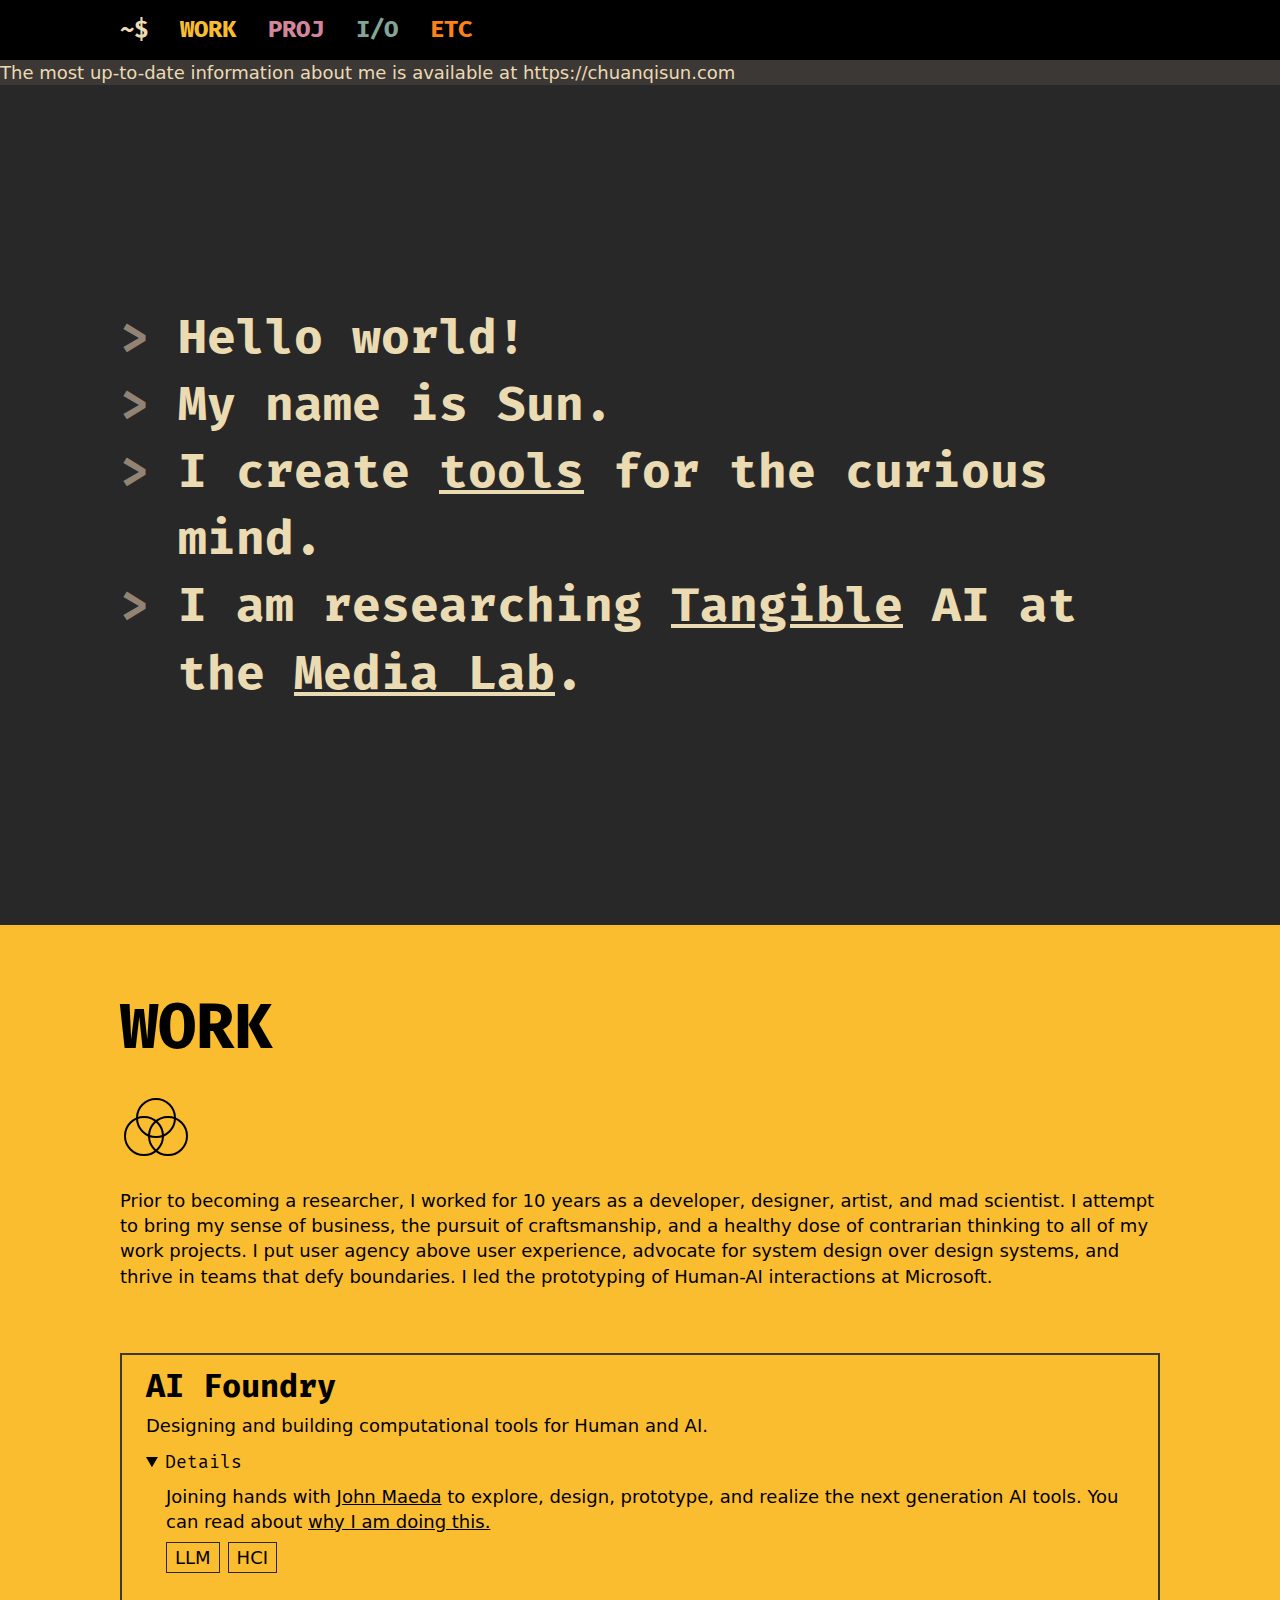
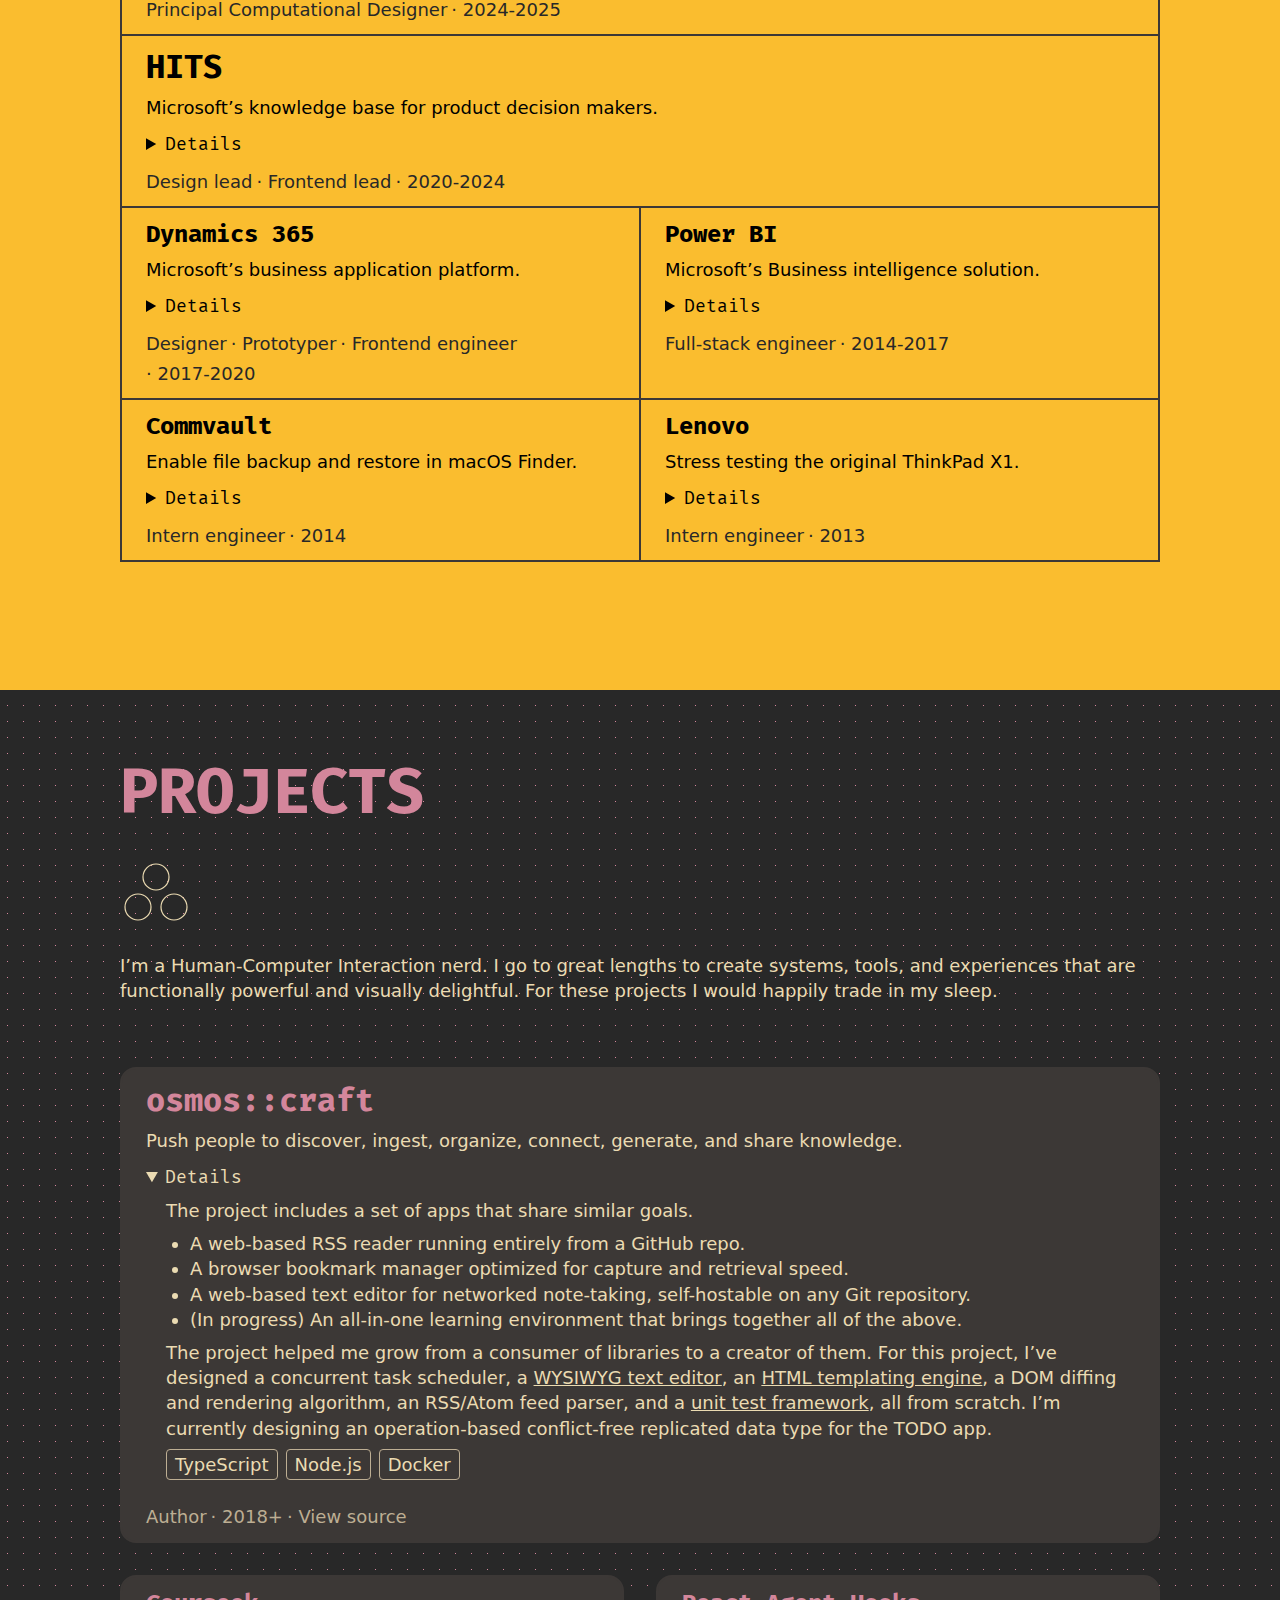
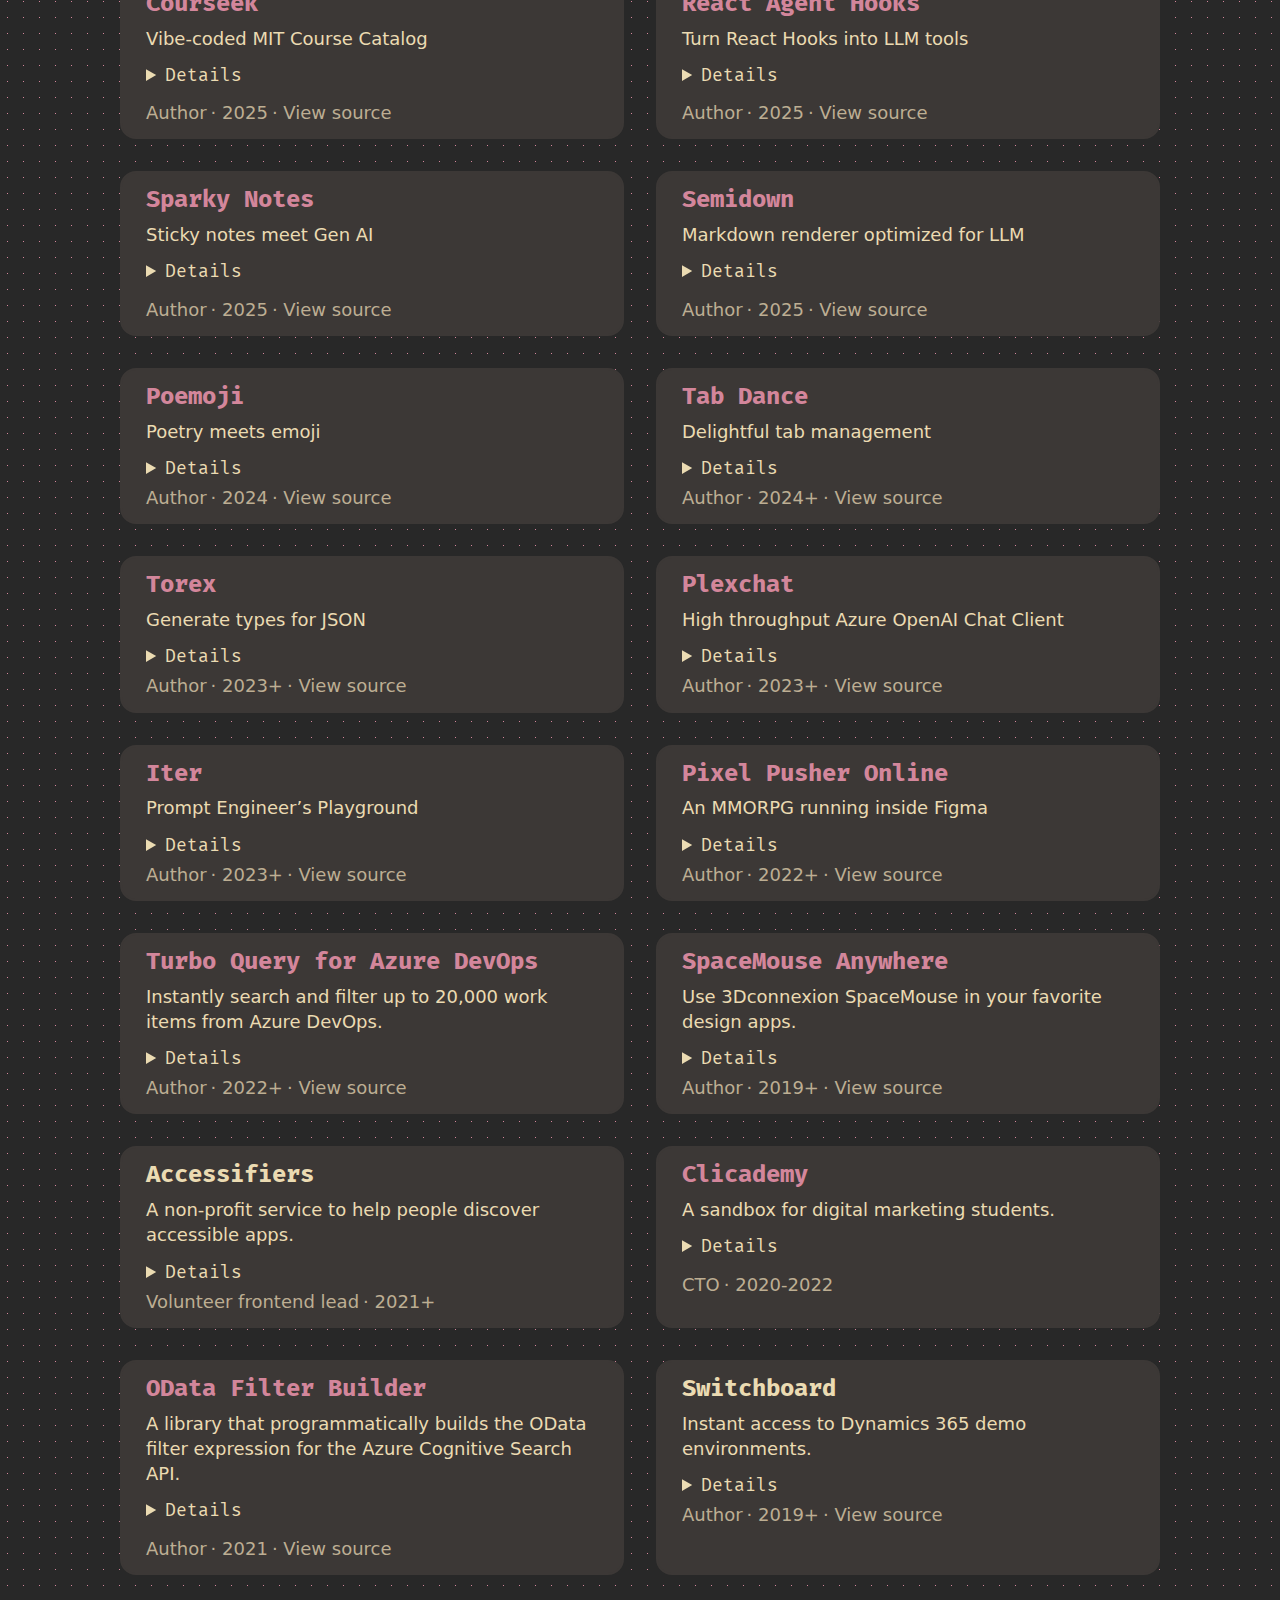
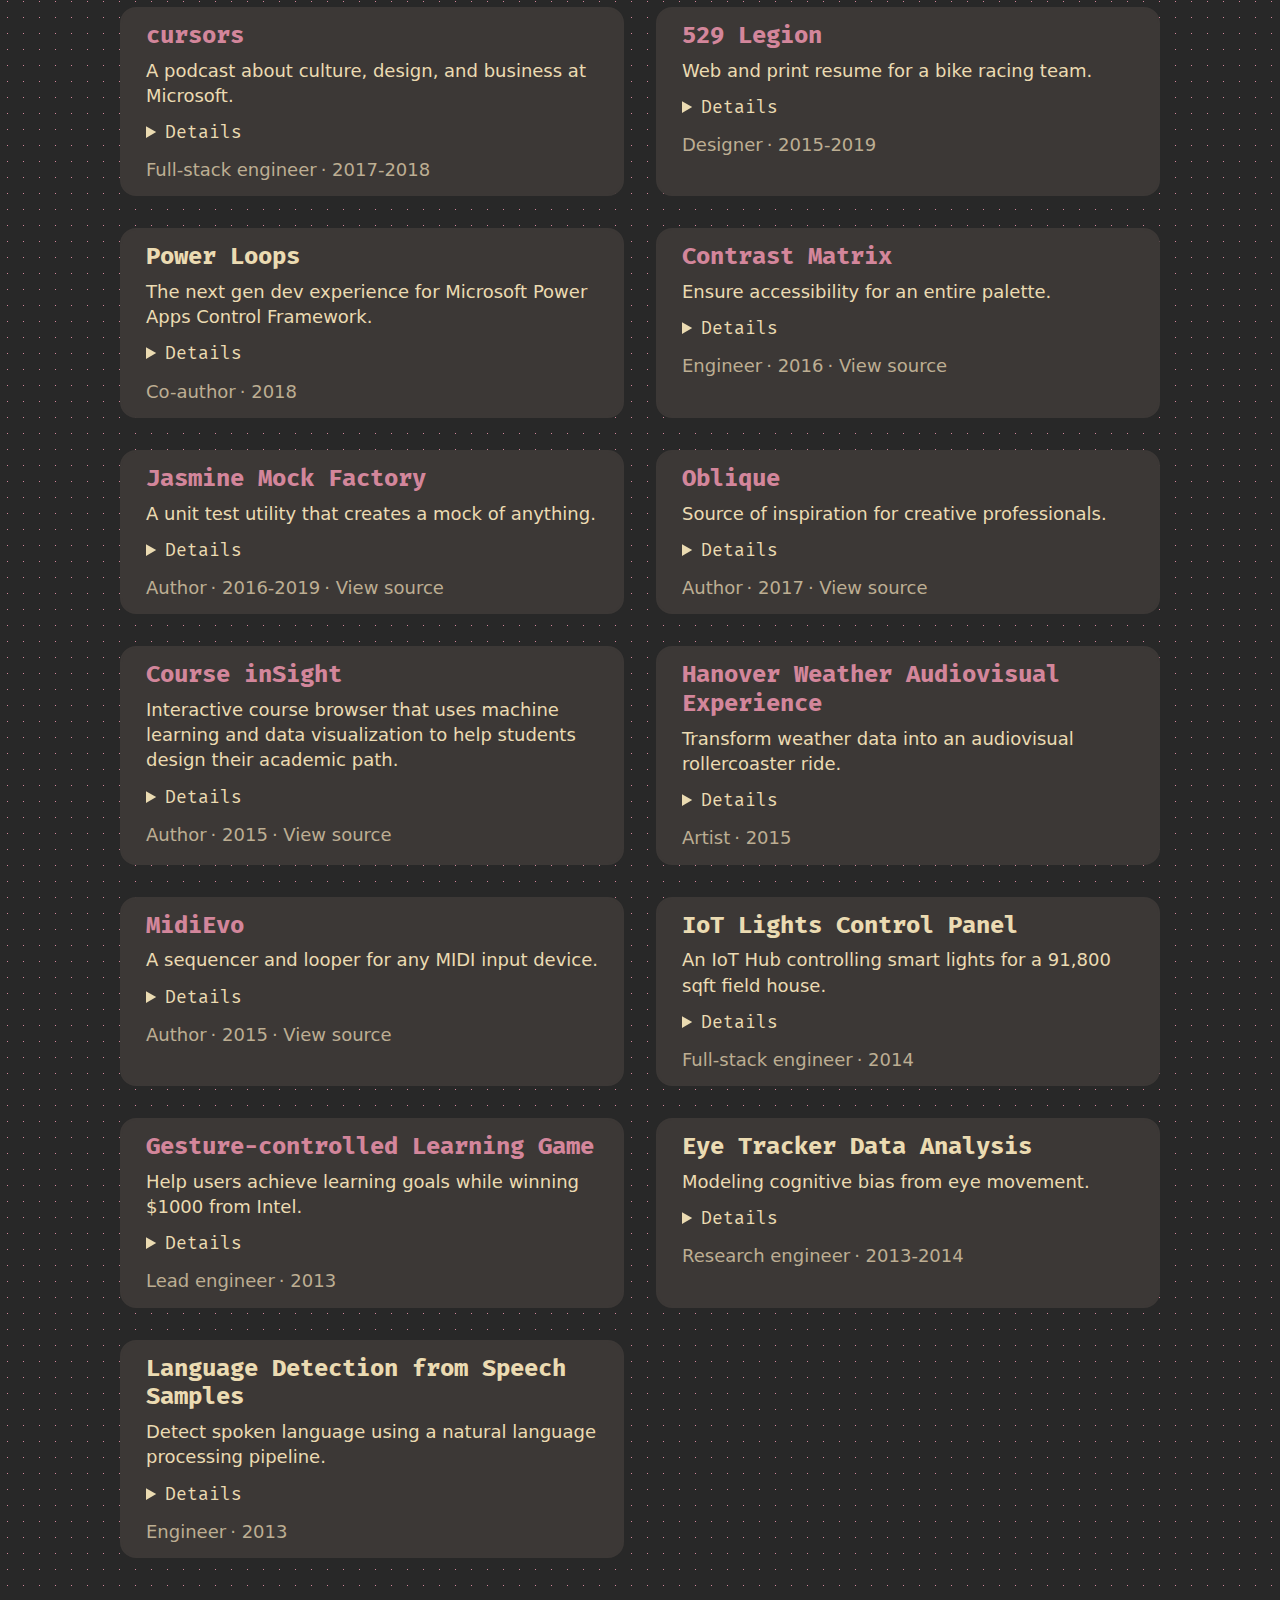
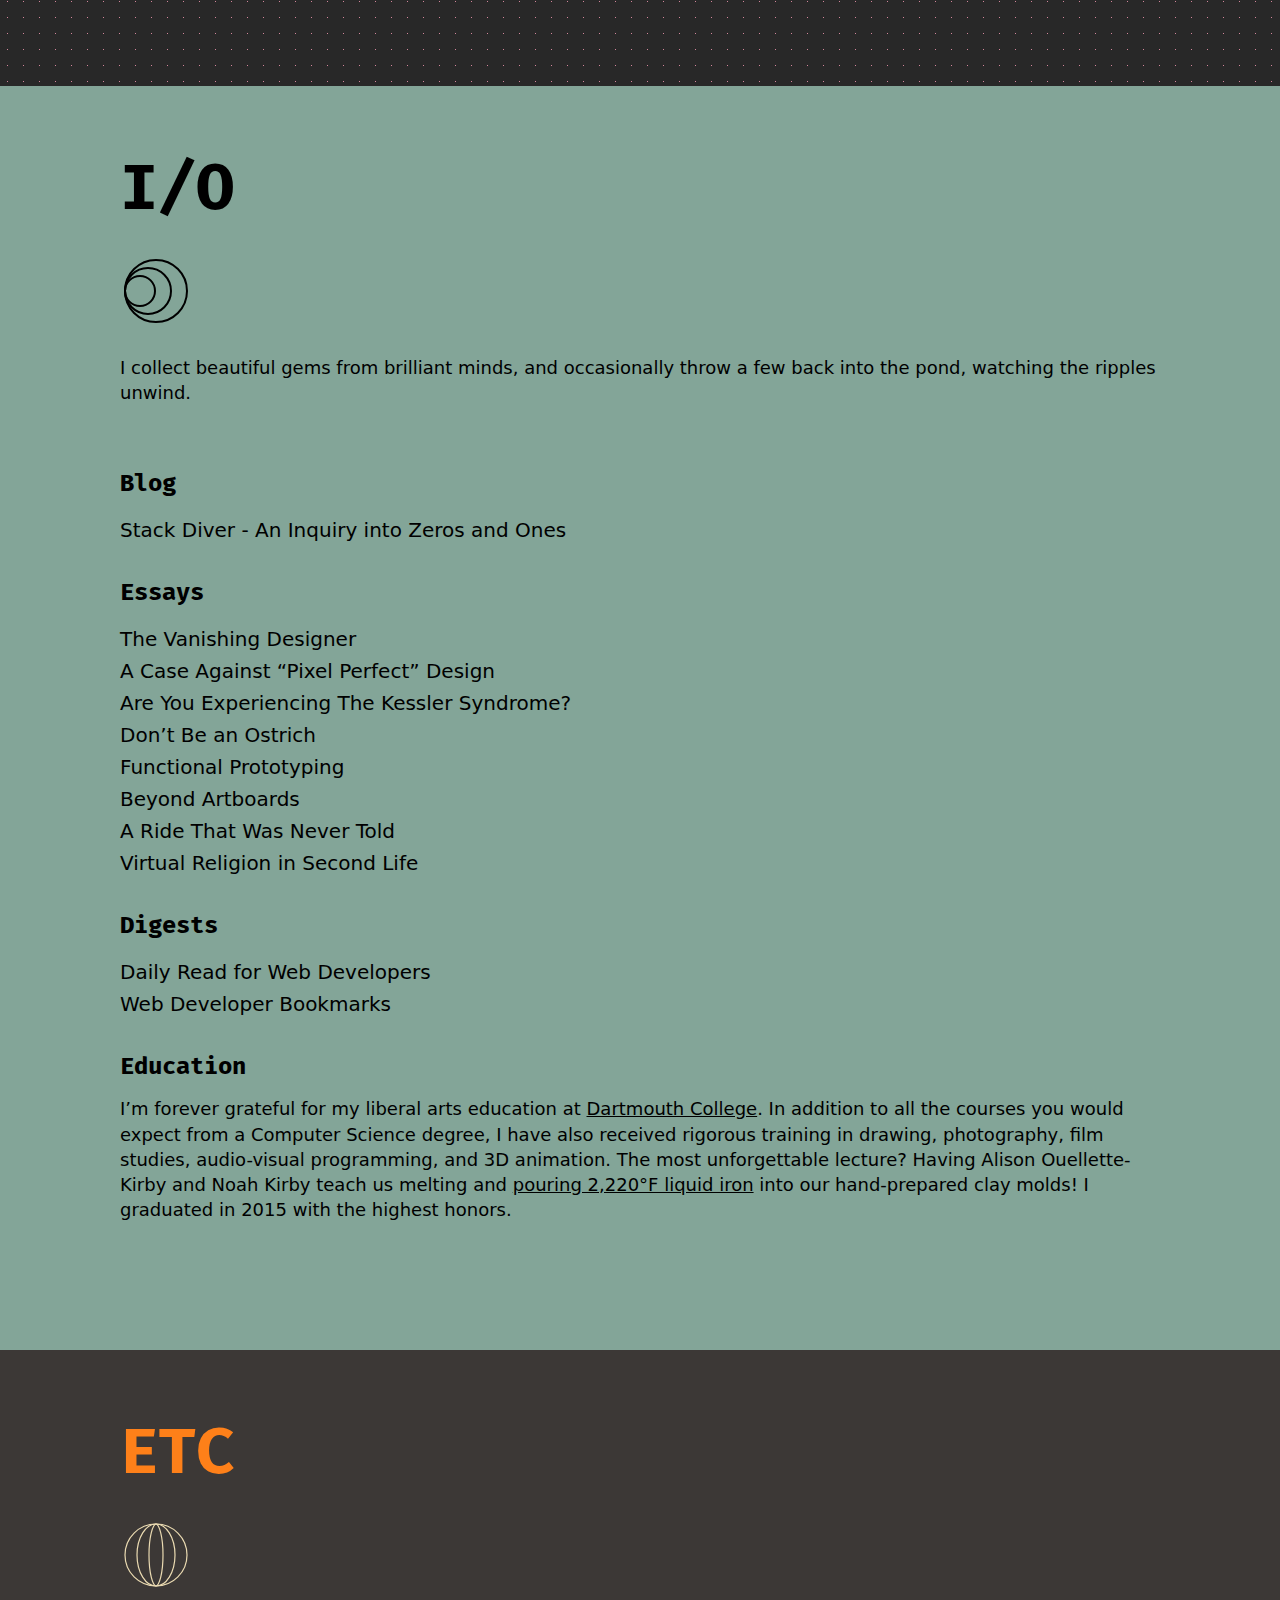
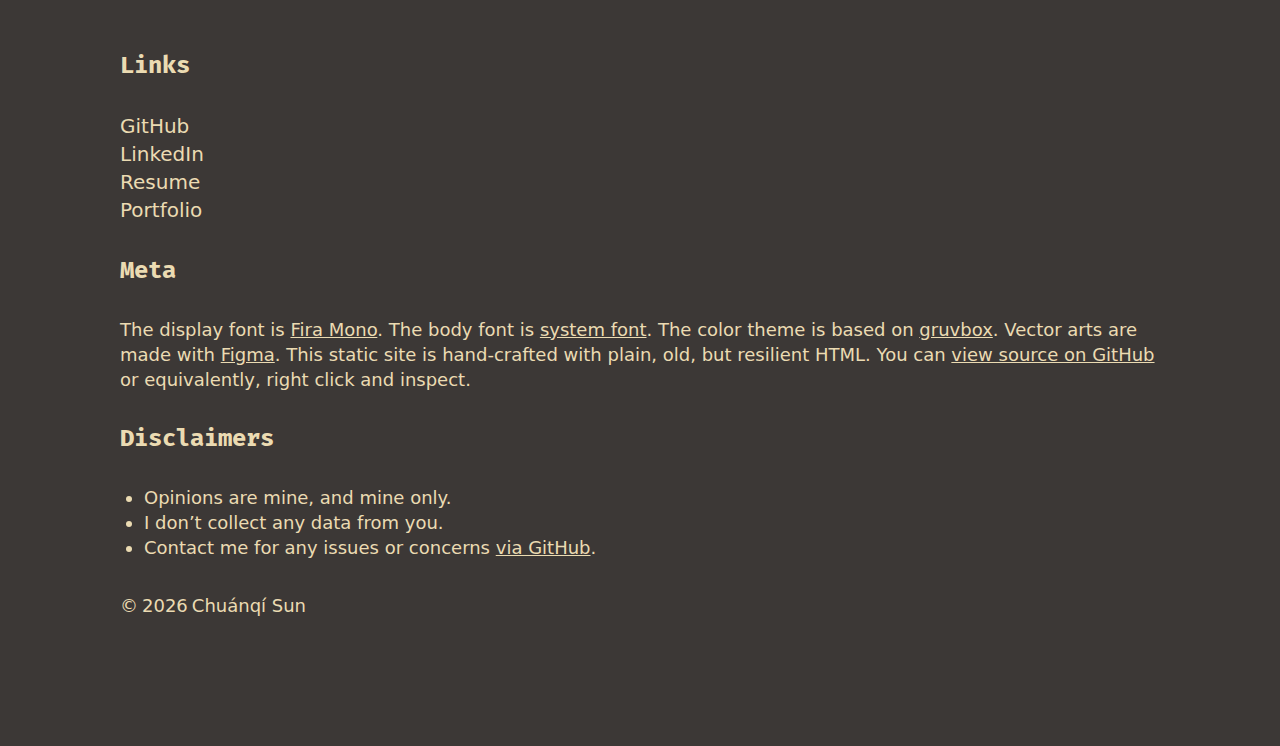
<file: index.html>
<!DOCTYPE html>

<html lang="en">
  <head>
    <meta charset="utf-8" />

    <title>Sun Chuánqí</title>
    <meta name="description" content="Sun Chuánqí’s home page" />
    <meta name="author" content="Sun Chuánqí" />
    <meta name="viewport" content="width=device-width, initial-scale=1" />

    <link rel="preconnect" href="https://fonts.googleapis.com" />
    <link rel="preconnect" href="https://fonts.gstatic.com" crossorigin />

    <link rel="stylesheet" href="style.css?v=2" />
    <link rel="stylesheet" media="print" href="style-print.css?v=2" />
    <link href="https://fonts.googleapis.com/css2?family=Fira+Mono:wght@400;700&display=swap" rel="stylesheet" />
  </head>

  <body>
    <header class="c-site-header u-no-print">
      <nav class="c-site-nav">
        <ul class="c-nav-list">
          <li class="c-nav-list__item">
            <a class="c-nav-link" href="#main">~$</a>
          </li>
          <li class="c-nav-list__item c-nav-list__item--work">
            <a class="c-nav-link" href="#work">WORK</a>
          </li>
          <li class="c-nav-list__item c-nav-list__item--projects">
            <a class="c-nav-link" href="#projects">PROJ</a>
          </li>
          <li class="c-nav-list__item c-nav-list__item--io">
            <a class="c-nav-link" href="#io">I/O</a>
          </li>
          <li class="c-nav-list__item c-nav-list__item--etc">
            <a class="c-nav-link" href="#etc">ETC</a>
          </li>
        </ul>
      </nav>
    </header>
    <main>
      <!-- TERMINAL EMULATOR -->

      <p class="u-print-only c-print-note">
        The most up-to-date information about me is available at
        <a href="https://chuanqisun.com">https://chuanqisun.com</a>
      </p>
      <section id="main" class="c-scroll-anchor c-terminal">
        <span class="c-terminal__prompt">&gt;</span>
        <h1>Hello world!</h1>
        <span class="c-terminal__prompt">&gt;</span><span>My name is Sun.</span> <span class="c-terminal__prompt">&gt;</span
        ><span>I create <a class="c-terminal__link" href="#projects">tools</a> for the curious mind.</span> <span class="c-terminal__prompt">&gt;</span
        ><span
          >I am researching <a class="c-terminal__link" href="https://tangible.media.mit.edu/">Tangible</a> AI at the
          <a class="c-terminal__link" href="https://www.media.mit.edu/">Media Lab</a>.</span
        >
      </section>

      <!-- WORK SECTION -->

      <section id="work" class="c-scroll-anchor c-main-section c-section-grid c-main-section--work">
        <h2 class="c-section-grid__item--fill">WORK</h2>

        <svg class="c-section-art c-section-grid__item--fill" width="64" height="58" viewBox="0 0 32 29" fill="none" xmlns="http://www.w3.org/2000/svg">
          <circle cx="22" cy="19" r="9.5" stroke="currentColor" />
          <circle cx="10" cy="19" r="9.5" stroke="currentColor" />
          <circle cx="16" cy="10" r="9.5" stroke="currentColor" />
        </svg>

        <p class="c-section-grid__item--fill">
          Prior to becoming a researcher, I worked for 10 years as a developer, designer, artist, and mad scientist. I attempt to bring my sense of business,
          the pursuit of craftsmanship, and a healthy dose of contrarian thinking to all of my work projects. I put user agency above user experience, advocate
          for system design over design systems, and thrive in teams that defy boundaries. I led the prototyping of Human-AI interactions at Microsoft.
        </p>

        <div class="spacer"></div>

        <div class="c-section-grid__item--fill c-section-grid c-section-grid--work">
          <section class="c-entry c-section-grid__item--fill c-entry--work">
            <h3 class="c-h3--hero">AI Foundry</h3>
            <p>Designing and building computational tools for Human and AI.</p>
            <div>
              <details class="c-accordion" open>
                <summary class="c-accordion__trigger">Details</summary>
                <div class="c-accordion__body">
                  <p>
                    Joining hands with <a class="c-inline-link" href="https://en.wikipedia.org/wiki/John_Maeda">John Maeda</a> to explore, design, prototype,
                    and realize the next generation AI tools. You can read about
                    <a class="c-inline-link" href="https://stackdiver.com/posts/reinventing-on-principle/">why I am doing this.</a>
                  </p>
                  <ul class="c-tech-list">
                    <li>LLM</li>
                    <li>HCI</li>
                  </ul>
                </div>
              </details>
            </div>
            <ul class="c-meta-list">
              <li>Principal Computational Designer</li>
              <li>2024-2025</li>
            </ul>
          </section>

          <section class="c-entry c-section-grid__item--fill c-entry--work">
            <h3 class="c-h3--hero">HITS</h3>
            <p>Microsoft’s knowledge base for product decision makers.</p>
            <div>
              <details class="c-accordion">
                <summary class="c-accordion__trigger">Details</summary>
                <div class="c-accordion__body">
                  <p>
                    HITS is a two-sided network for creators and consumers. I draw inspiration from behavioral economics to design mechanisms that bootstrap the
                    ecosystem. The project also honed my skills on creating and maintaining an enterprise-scale design system that balances internal vs.
                    external consistencies and reconciles historical conventions vs. newly formed interaction patterns.
                  </p>
                  <p>
                    HITS taught me invaluable lessons in working with legacy systems: how to prevent the dev team from drowning in technical debt and how to
                    re-platform without disrupting the business. HITS also gave birth to several successful spin-off projects, including a query expression
                    builder, a React and Storybook based email REPL, and a visual programming tool inside FigJam!
                  </p>
                  <a
                    class="c-inline-link"
                    href="https://www.microsoft.com/en-us/research/group/customer-insights-research/articles/how-microsofts-human-insights-library-creates-a-living-body-of-knowledge/"
                    >Read the story about HITS</a
                  >
                  <ul class="c-tech-list">
                    <li>React</li>
                    <li>GraphQL</li>
                    <li>TypeScript</li>
                    <li>JAMStack</li>
                    <li>Knockout</li>
                    <li>Serverless</li>
                    <li>Docker</li>
                    <li>.NET</li>
                    <li>LLM</li>
                    <li>Python</li>
                  </ul>
                </div>
              </details>
            </div>
            <ul class="c-meta-list">
              <li>Design lead</li>
              <li>Frontend lead</li>
              <li>2020-2024</li>
            </ul>
          </section>

          <section class="c-entry c-entry--work">
            <h3>Dynamics 365</h3>
            <p>Microsoft’s business application platform.</p>
            <div>
              <details class="c-accordion">
                <summary class="c-accordion__trigger">Details</summary>
                <div class="c-accordion__body">
                  <p>
                    Dynamics 365 introduced me to system thinking. Every problem must be solved at the interconnect between the platform team, internal solution
                    teams, partner solution teams, business organization, and business’ customers. I learned valuable lessons in balancing the interests from
                    all of the stakeholders above and designing systems that outlasts the change of people and processes.
                  </p>
                  <p>
                    I used in-browser rapid prototyping to communicate and inform design decisions. I co-authored three design systems that empowered an entire
                    team of frontend engineers. I pioneered an algorithmic color contrasting system and invented an iframe based technique for documenting React
                    components.
                  </p>
                  <ul class="c-tech-list">
                    <li>React</li>
                    <li>TypeScript</li>
                    <li>Angular</li>
                    <li>RxJS</li>
                  </ul>
                </div>
              </details>
            </div>
            <ul class="c-meta-list">
              <li>Designer</li>
              <li>Prototyper</li>
              <li>Frontend engineer</li>
              <li>2017-2020</li>
            </ul>
          </section>

          <section class="c-entry c-entry--work">
            <h3>Power BI</h3>
            <p>Microsoft’s Business intelligence solution.</p>
            <div>
              <details class="c-accordion">
                <summary class="c-accordion__trigger">Details</summary>
                <div class="c-accordion__body">
                  <p>
                    I was not on the Power BI design team, but through collaboration and mentorship I was introduced to data visualization and infographic
                    design. I devoured the classic designer books by Edward Tufte, Don Norman, Steve Krug, Alan Cooper, and took online courses on typography,
                    color theory, information architecture, and interaction design. This period of learning paved the foundation for my later work as a
                    designer.
                  </p>
                  <p>
                    I learned my first lesson in MV* frameworks. Many great developers selflessly coached me on design patterns, unit and e2e testing, and the
                    cryptic art of debugging CSS when IE support was still a must. I picked up D3.js as my go-to tool for data visualization and pushed the
                    adoption of design systems before <a class="c-inline-link" href="https://bradfrost.com/">Brad Frost</a> popularized the practice.
                  </p>
                  <ul class="c-tech-list">
                    <li>AngularJS</li>
                    <li>D3.js</li>
                    <li>.NET</li>
                    <li>C#</li>
                  </ul>
                </div>
              </details>
            </div>
            <ul class="c-meta-list">
              <li>Full-stack engineer</li>
              <li>2014-2017</li>
            </ul>
          </section>

          <section class="c-entry c-entry--work">
            <h3>Commvault</h3>
            <p>Enable file backup and restore in macOS Finder.</p>
            <div>
              <details class="c-accordion">
                <summary class="c-accordion__trigger">Details</summary>
                <div class="c-accordion__body">
                  <p>
                    Commvault is an enterprise-facing data storage service. My internship project aimed to allow file-related operations directly from the OS
                    native menus, similar to what Dropbox offers. Since macOS is known to be strictly locked down, I had to come up with creative ways to “hack”
                    together a solution.
                  </p>
                  <ul class="c-tech-list">
                    <li>Objective-C</li>
                  </ul>
                </div>
              </details>
            </div>
            <ul class="c-meta-list">
              <li>Intern engineer</li>
              <li>2014</li>
            </ul>
          </section>

          <section class="c-entry c-entry--work">
            <h3>Lenovo</h3>
            <p>Stress testing the original ThinkPad X1.</p>
            <div>
              <details class="c-accordion">
                <summary class="c-accordion__trigger">Details</summary>
                <div class="c-accordion__body">
                  <p>
                    As a huge fan of the ThinkPad product line, I joined Lenovo when it was preparing to integrate its latest ThinkPad with the upcoming Windows
                    8. I learned about UEFI, SMBus, and Windows Management Instrumentation. I stress-tested the BIOS module and learned about the error margin
                    the hardware must operate within.
                  </p>
                  <ul class="c-tech-list">
                    <li>C Language</li>
                    <li>Windows 8 ADK</li>
                  </ul>
                </div>
              </details>
            </div>
            <ul class="c-meta-list">
              <li>Intern engineer</li>
              <li>2013</li>
            </ul>
          </section>
        </div>
      </section>

      <!-- PROJECTS SECTION -->

      <section id="projects" class="c-scroll-anchor c-main-section c-main-section--projects c-section-grid c-section-grid--third">
        <h2 class="c-section-grid__item--fill">PROJECTS</h2>

        <svg
          class="c-section-art c-section-grid__item--fill"
          width="64"
          height="58"
          stroke-width="0.6"
          viewBox="0 0 32 29"
          fill="none"
          xmlns="http://www.w3.org/2000/svg"
        >
          <circle cx="25" cy="22" r="6.5" stroke="currentColor" />
          <circle cx="7" cy="22" r="6.5" stroke="currentColor" />
          <circle cx="16" cy="7" r="6.5" stroke="currentColor" />
        </svg>

        <p class="c-section-grid__item--fill c-projects-floating-text">
          I’m a Human-Computer Interaction nerd. I go to great lengths to create systems, tools, and experiences that are functionally powerful and visually
          delightful. For these projects I would happily trade in my sleep.
        </p>

        <div class="spacer"></div>

        <section class="c-entry c-entry--project c-section-grid__item--fill">
          <h3><a class="c-title-link c-h3--hero" href="https://osmoscraft.org">osmos::craft</a></h3>
          <p>Push people to discover, ingest, organize, connect, generate, and share knowledge.</p>
          <div>
            <details class="c-accordion" open>
              <summary class="c-accordion__trigger">Details</summary>
              <div class="c-accordion__body">
                <p>The project includes a set of apps that share similar goals.</p>
                <ul class="c-inline-list">
                  <li>A web-based RSS reader running entirely from a GitHub repo.</li>
                  <li>A browser bookmark manager optimized for capture and retrieval speed.</li>
                  <li>A web-based text editor for networked note-taking, self-hostable on any Git repository.</li>
                  <li>(In progress) An all-in-one learning environment that brings together all of the above.</li>
                </ul>
                <p>
                  The project helped me grow from a consumer of libraries to a creator of them. For this project, I’ve designed a concurrent task scheduler, a
                  <a href="https://github.com/osmoscraft/osmosnote/tree/master/packages/server/public/src/components/text-editor" class="c-inline-link"
                    >WYSIWYG text editor</a
                  >, an <a href="https://github.com/osmoscraft/web-rendering-library" class="c-inline-link">HTML templating engine</a>, a DOM diffing and
                  rendering algorithm, an RSS/Atom feed parser, and a
                  <a href="https://github.com/osmoscraft/node-testing-library" class="c-inline-link">unit test framework</a>, all from scratch. I’m currently
                  designing an operation-based conflict-free replicated data type for the TODO app.
                </p>
                <ul class="c-tech-list">
                  <li>TypeScript</li>
                  <li>Node.js</li>
                  <li>Docker</li>
                </ul>
              </div>
            </details>
          </div>
          <ul class="c-meta-list">
            <li>Author</li>
            <li>2018+</li>
            <li><a href="https://github.com/osmoscraft" class="c-meta-link">View source</a></li>
          </ul>
        </section>

        <section class="c-entry c-entry--project">
          <h3>
            <a class="c-title-link" href="https://chuanqisun.github.io/courseek/">Courseek</a>
          </h3>
          <p>Vibe-coded MIT Course Catalog</p>
          <div>
            <details class="c-accordion">
              <summary class="c-accordion__trigger">Details</summary>
              <div class="c-accordion__body">
                <p>
                  Courseek makes MIT’s course catalog fast for human to search and easy for LLM to read. It returns results instantly, virtualizes long lists
                  with
                  <code>@lit-labs/virtualizer</code>, and applies simple match/score/highlight with <code>&lt;mark&gt;</code>. A daily GitHub Actions job
                  mirrors Hydrant JSON and rebuilds the static site, keeping machine-readable data current for LLM workflows.
                </p>
                <p>
                  I learned that vibe-coding can help with scaffolding but are brittle for algorithm design and edge case handling. You can read the write-up in
                  <a href="https://stackdiver.com/posts/vibe-coding-the-mit-course-catalog/" class="c-inline-link">my blog</a>.
                </p>
                <ul class="c-tech-list">
                  <li>TypeScript</li>
                  <li>Lit</li>
                  <li>GitHub Actions</li>
                  <li>LLM</li>
                </ul>
              </div>
            </details>
          </div>
          <ul class="c-meta-list">
            <li>Author</li>
            <li>2025</li>
            <li>
              <a href="https://github.com/chuanqisun/courseek" class="c-meta-link">View source</a>
            </li>
          </ul>
        </section>

        <section class="c-entry c-entry--project">
          <h3>
            <a class="c-title-link" href="https://github.com/chuanqisun/react-agent-hooks">React Agent Hooks</a>
          </h3>
          <p>Turn React Hooks into LLM tools</p>
          <div>
            <details class="c-accordion">
              <summary class="c-accordion__trigger">Details</summary>
              <div class="c-accordion__body">
                <p>
                  React Agent Hooks brings the familiar React state management model to agentic systems. Instead of building agents from scratch, developers can
                  use transform existing React applications into LLM-powered experiences where agents share the same UI state and tools as human users.
                </p>
                <p>
                  I published my learning from this project in a
                  <a href="https://stackdiver.com/posts/react-hooks-is-all-you-need/" class="c-inline-link">blog post</a>.
                </p>
                <ul class="c-tech-list">
                  <li>React</li>
                  <li>TypeScript</li>
                  <li>LLM</li>
                  <li>Zod</li>
                </ul>
              </div>
            </details>
          </div>
          <ul class="c-meta-list">
            <li>Author</li>
            <li>2025</li>
            <li>
              <a href="https://github.com/chuanqisun/react-agent-hooks" class="c-meta-link">View source</a>
            </li>
          </ul>
        </section>

        <section class="c-entry c-entry--project">
          <h3>
            <a class="c-title-link" href="https://www.figma.com/community/widget/1490061500839192215">Sparky Notes</a>
          </h3>
          <p>Sticky notes meet Gen AI</p>
          <div>
            <details class="c-accordion">
              <summary class="c-accordion__trigger">Details</summary>
              <div class="c-accordion__body">
                <p>
                  I built Sparky Notes to help coworkers analyze qualitative data without leaving Figma. Because my teammates already take notes in Figma, the
                  widget meets them where they work and eliminates the overhead of copying and pasting data across multiple apps.
                </p>
                <p>
                  The widget helps user generate ideas from prompts; one-by-one filter and itemize ideas; and discover patterns and synthesize insights across
                  multiple notes. To reduce LLM hallucination and encourage human learning, I engineered a knowledge synthesis process based on
                  <a href="https://en.wikipedia.org/wiki/Grounded_theory" class="c-inline-link">grounded theory</a>.
                </p>
                <ul class="c-tech-list">
                  <li>TypeScript</li>
                  <li>Figma</li>
                  <li>LLM</li>
                </ul>
              </div>
            </details>
          </div>
          <ul class="c-meta-list">
            <li>Author</li>
            <li>2025</li>
            <li>
              <a href="https://github.com/chuanqisun/sparky-notes" class="c-meta-link">View source</a>
            </li>
          </ul>
        </section>

        <section class="c-entry c-entry--project">
          <h3>
            <a class="c-title-link" href="https://chuanqisun.github.io/semidown/">Semidown</a>
          </h3>
          <p>Markdown renderer optimized for LLM</p>
          <div>
            <details class="c-accordion">
              <summary class="c-accordion__trigger">Details</summary>
              <div class="c-accordion__body">
                <p>
                  I built Semidown to solve my personal need for stream rendering markdown in LLM-driven applications. Existing renderers were not suitable for
                  the use case where content arrives in arbitrary chunks. The project embodies finding balance between performance and simplicity—it is fast
                  enough and simple, but can't be simpler.
                </p>
                <p>
                  The parser uses a semi-incremental approach: block-level incremental parsing for new content, with inline-level re-rendering within blocks.
                  This design ensures robust and correct rendering without losing mouse selection state as partial input arrives from streaming sources.
                </p>
                <ul class="c-tech-list">
                  <li>TypeScript</li>
                  <li>RxJS</li>
                  <li>Compiler</li>
                </ul>
              </div>
            </details>
          </div>
          <ul class="c-meta-list">
            <li>Author</li>
            <li>2025</li>
            <li>
              <a href="https://github.com/chuanqisun/semidown" class="c-meta-link">View source</a>
            </li>
          </ul>
        </section>

        <section class="c-entry c-entry--project">
          <h3>
            <a class="c-title-link" href="https://chuanqisun.github.io/poemoji/">Poemoji</a>
          </h3>
          <p>Poetry meets emoji</p>
          <div>
            <details class="c-accordion">
              <summary class="c-accordion__trigger">Details</summary>
              <div class="c-accordion__body">
                <p>
                  Deployed just in time for Halloween, this collaborative game uses QR code to help players build and relay a story in emojis and texts. In the
                  end, LLM interprets the emojis into a spooky poem, and recites it in an eerie voice.
                </p>
                <p>
                  I originally implemented the relay mechanism with p2p networking, powered by
                  <a href="https://github.com/webtorrent/webtorrent" class="c-inline-link">WebTorrent</a>, but observed issues caused by firewall. The good old
                  URL was after all the most resilient tool for state transfer.
                </p>
                <ul class="c-tech-list">
                  <li>LLM</li>
                  <li>Speech synthesis</li>
                  <li>QR code</li>
                  <li>P2P</li>
                </ul>
              </div>
            </details>
            <ul class="c-meta-list">
              <li>Author</li>
              <li>2024</li>
              <li>
                <a href="https://github.com/chuanqisun/poemoji" class="c-meta-link">View source</a>
              </li>
            </ul>
          </div>
        </section>

        <section class="c-entry c-entry--project">
          <h3>
            <a class="c-title-link" href="https://chromewebstore.google.com/detail/gnnpckgfkgfinokbcjoehpkmgmdgadgd">Tab Dance</a>
          </h3>
          <p>Delightful tab management</p>
          <div>
            <details class="c-accordion">
              <summary class="c-accordion__trigger">Details</summary>
              <div class="c-accordion__body">
                <p>
                  In my attempt to make browser tabs easier to manage, I added keyboard affordance to the browser’s built-in tab system, allowing users to
                  select, move, and close tabs without touching the mouse.
                </p>
                <p>
                  The design was inspired by my
                  <a href="https://github.com/chuanqisun/keyboard-customization/blob/master/vscode/vim-keybindings.json" class="c-inline-link"
                    >code editor keybindings</a
                  >
                  optimized for VIM.
                </p>
                <ul class="c-tech-list">
                  <li>TypeScript</li>
                </ul>
              </div>
            </details>
            <ul class="c-meta-list">
              <li>Author</li>
              <li>2024+</li>
              <li>
                <a href="https://github.com/osmoscraft/tab-dance" class="c-meta-link">View source</a>
              </li>
            </ul>
          </div>
        </section>

        <section class="c-entry c-entry--project">
          <h3>
            <a class="c-title-link" href="https://www.npmjs.com/package/torex">Torex</a>
          </h3>
          <p>Generate types for JSON</p>
          <div>
            <details class="c-accordion">
              <summary class="c-accordion__trigger">Details</summary>
              <div class="c-accordion__body">
                <p>
                  Typed Object Reflection (Torex) is a mini compiler that generates a TypeScript interface for any JSON object. The functionality comes in handy
                  when you need to manipulate arbitrarily large JSON data with LLM generated code. Instead of prompting LLM with the full data that often
                  exceeds the model’s token limit, Torex compresses the data to its schema.
                </p>
                <p>I brushed up compiler design skills and practiced test-driven development for Torex.</p>
                <ul class="c-tech-list">
                  <li>TypeScript</li>
                  <li>Compiler</li>
                </ul>
              </div>
            </details>
            <ul class="c-meta-list">
              <li>Author</li>
              <li>2023+</li>
              <li>
                <a href="https://github.com/chuanqisun/torex" class="c-meta-link">View source</a>
              </li>
            </ul>
          </div>
        </section>

        <section class="c-entry c-entry--project">
          <h3>
            <a class="c-title-link" href="https://www.npmjs.com/package/plexchat">Plexchat</a>
          </h3>
          <p>High throughput Azure OpenAI Chat Client</p>
          <div>
            <details class="c-accordion">
              <summary class="c-accordion__trigger">Details</summary>
              <div class="c-accordion__body">
                <p>
                  Azure OpenAI API poses complex rate limits for chat completion requests. I built Plexchat to handle bursts of request by saturating the
                  network without exceeding the limits on context window, tokens per minute, and request frequency. It also handles errors and timeout in a
                  sensible way.
                </p>
                <p>
                  Plexchat allowed me to gain 10X productivity in prompt engineering where batch processing is often needed. It also equipped me with new
                  knowledge for designing and implementing robust concurrent systems.
                </p>
                <ul class="c-tech-list">
                  <li>TypeScript</li>
                  <li>LLM</li>
                </ul>
              </div>
            </details>
            <ul class="c-meta-list">
              <li>Author</li>
              <li>2023+</li>
              <li>
                <a href="https://github.com/chuanqisun/plexchat" class="c-meta-link">View source</a>
              </li>
            </ul>
          </div>
        </section>

        <section class="c-entry c-entry--project">
          <h3>
            <a class="c-title-link" href="https://chuanqisun.github.io/iter/">Iter</a>
          </h3>
          <p>Prompt Engineer’s Playground</p>
          <div>
            <details class="c-accordion">
              <summary class="c-accordion__trigger">Details</summary>
              <div class="c-accordion__body">
                <p>
                  I built Iter because Azure’s OpenAI Playground was not conducive to experimentation. Specifically, I wanted an editable and branchable chat
                  history tree and hot-swappable models so I can rapidly explore, iterate, and compare prompts. Since I knew exactly what I needed, I was able
                  to hack the app together in just two days.
                </p>
                <p>
                  During this project, the Redux state management concept finally clicked when I was working on the chat history tree. I also learned a great
                  deal about the
                  <a href="https://developer.mozilla.org/en-US/docs/Web/API/Streams_API" class="c-inline-link">Streams API</a> and successfully wrapped it in
                  the JavaScript
                  <a href="https://developer.mozilla.org/en-US/docs/Web/JavaScript/Reference/Global_Objects/AsyncGenerator" class="c-inline-link"
                    >Async Generator</a
                  >
                  to decode and render the chat messages as the server streams them to the client. The scope of the project is quite small, though a little
                  extra work in the future could turn this into a compelling alternative to ChatGPT for prompt engineers.
                </p>
                <ul class="c-tech-list">
                  <li>HTML</li>
                  <li>CSS</li>
                  <li>TypeScript</li>
                  <li>React</li>
                  <li>LLM</li>
                </ul>
              </div>
            </details>
            <ul class="c-meta-list">
              <li>Author</li>
              <li>2023+</li>
              <li>
                <a href="https://github.com/chuanqisun/iter" class="c-meta-link">View source</a>
              </li>
            </ul>
          </div>
        </section>

        <section class="c-entry c-entry--project">
          <h3>
            <a class="c-title-link" href="https://www.figma.com/community/widget/1142531655223087736">Pixel Pusher Online</a>
          </h3>
          <p>An MMORPG running inside Figma</p>
          <div>
            <details class="c-accordion">
              <summary class="c-accordion__trigger">Details</summary>
              <div class="c-accordion__body">
                <p>
                  The project exploited the multiplayer API and conflict-free data structure from the popular design tool
                  <a href="https://figma.com/" class="c-inline-link">Figma</a>. The outcome is a pixel-art styled game, with real-time and multiplayer
                  capabilities, running on the canvas inside any Figma file.
                </p>
                <p>
                  Figma is not a real game engine. The avatar walk animation is built from scratch using a DIY spritesheets engine, optimized for framerate. The
                  UI is rapidly prototyped as an
                  <a href="https://chuanqisun.github.io/pixel-pusher-online/" class="c-inline-link">embedded web app</a>
                  that communicates with the main thread using messages.
                </p>
                <p>
                  The project helped me pick up some <a href="https://en.wikipedia.org/wiki/Affine_transformation" class="c-inline-link">linear algebra</a> and
                  <a href="https://www.youtube.com/playlist?list=PLLdxW--S_0h4dlWUpl-TzBp-ulqK3NiM_" class="c-inline-link">pixel art design</a> skills.
                </p>
                <ul class="c-tech-list">
                  <li>HTML</li>
                  <li>CSS</li>
                  <li>TypeScript</li>
                  <li>Preact</li>
                </ul>
              </div>
            </details>
            <ul class="c-meta-list">
              <li>Author</li>
              <li>2022+</li>
              <li>
                <a href="https://github.com/chuanqisun/pixel-pusher-online" class="c-meta-link">View source</a>
              </li>
            </ul>
          </div>
        </section>

        <section class="c-entry c-entry--project">
          <h3>
            <a class="c-title-link" href="https://chrome.google.com/webstore/detail/oacdbpdkkcfihlppfjefkmaeabllfibi">Turbo Query for Azure DevOps</a>
          </h3>
          <p>Instantly search and filter up to 20,000 work items from Azure DevOps.</p>
          <div>
            <details class="c-accordion">
              <summary class="c-accordion__trigger">Details</summary>
              <div class="c-accordion__body">
                <p>
                  My work project, hosted on Azure DevOps, suffered performance issues as it got too large. So I built this browser extension to help my team
                  stay productive at work. The extension stores the entire project into the browser Indexed DB using
                  <a href="https://dexie.org/" class="c-inline-link">Dexie.js</a> and provides an instant search experience using an in-memory full-text search
                  engine powered by <a href="https://github.com/nextapps-de/flexsearch" class="c-inline-link">flexsearch</a>.
                </p>
                <p>
                  The biggest technical challenge is to strike the balance between data freshness, search and index performance, network consumption, and
                  offline capability. It took me a while to implement the client/service architecture using the Web Workers API and an IPC abstraction layer,
                  but the 60 FPS search UX in the final product was worth the effort.
                </p>
                <ul class="c-tech-list">
                  <li>Web Worker</li>
                  <li>React</li>
                  <li>Indexed DB</li>
                </ul>
              </div>
            </details>
            <ul class="c-meta-list">
              <li>Author</li>
              <li>2022+</li>
              <li>
                <a href="https://github.com/chuanqisun/turbo-query" class="c-meta-link">View source</a>
              </li>
            </ul>
          </div>
        </section>

        <section class="c-entry c-entry--project">
          <h3>
            <a class="c-title-link" href="https://github.com/chuanqisun/spacemouse-anywhere">SpaceMouse Anywhere</a>
          </h3>
          <p>Use 3Dconnexion SpaceMouse in your favorite design apps.</p>
          <div>
            <details class="c-accordion">
              <summary class="c-accordion__trigger">Details</summary>
              <div class="c-accordion__body">
                <p>
                  This project is my HCI treasure trove. It was challenging to identify the most intuitive direct manipulation model. Based on experiments and
                  user feedback, I built dozens of prototypes with different sensitivity curves and activation thresholds, and evaluated their effectiveness on
                  realistic tasks. The final solution allows simple preference for manipulation target (canvas vs. camera) and offers customization for the
                  power user.
                </p>
                <p>
                  Performance is at the center of this driver. The
                  <a href="https://www.figma.com/community/plugin/773058554383274587" class="c-inline-link">Figma plugin</a> was written with no dependency to
                  reduce CPU and memory load. A “game loop” was implemented from scratch to achieve the bare-metal speed. Smooth interaction was ensured with
                  the
                  <a href="https://developer.mozilla.org/en-US/docs/Web/API/window/requestAnimationFrame" class="c-inline-link">requestAnimationFrame API</a>.
                </p>
                <p>
                  The
                  <a href="https://chrome.google.com/webstore/detail/spacemouse-driver-for-ske/ggjjgcdhnigahiokgcknccnkcddgjknf" class="c-inline-link"
                    >SketchUp web extension</a
                  >
                  reverse-engineered a wasm API to simulate mouse and keyboard events. A concurrent buffer algorithm was used to allow mismatched input/output
                  rate.
                </p>
                <ul class="c-tech-list">
                  <li>HTML</li>
                  <li>CSS</li>
                  <li>TypeScript</li>
                </ul>
              </div>
            </details>
            <ul class="c-meta-list">
              <li>Author</li>
              <li>2019+</li>
              <li>
                <a href="https://github.com/chuanqisun/spacemouse-anywhere" class="c-meta-link">View source</a>
              </li>
            </ul>
          </div>
        </section>

        <section class="c-entry c-entry--project">
          <h3>Accessifiers</h3>
          <p>A non-profit service to help people discover accessible apps.</p>
          <div>
            <details class="c-accordion">
              <summary class="c-accordion__trigger">Details</summary>
              <div class="c-accordion__body">
                <p>
                  The project is constrained by engineering resource and requires high standards on accessibility. I emphasized reducing complexity of the tech
                  stack so volunteers from diverse backgrounds can feel comfortable when contributing. I promoted plain CSS over CSS-in-JS, semantic HTML with
                  BEM over third party UI toolkits so the app will be, and will remain, accessible despite the ever-changing landscape of frontend frameworks.
                  To facilitate asynchronous collaboration, I improvised a preview system based on GitHub actions so each PR has an immutable URL for sharing.
                </p>
                <ul class="c-tech-list">
                  <li>React</li>
                  <li>Storybook</li>
                  <li>HTML</li>
                  <li>CSS</li>
                  <li>JavaScript</li>
                </ul>
              </div>
            </details>
            <ul class="c-meta-list">
              <li>Volunteer frontend lead</li>
              <li>2021+</li>
            </ul>
          </div>
        </section>

        <section class="c-entry c-entry--project">
          <h3>
            <a class="c-title-link" href="https://www.clicademy.com/">Clicademy</a>
          </h3>
          <p>A sandbox for digital marketing students.</p>
          <details class="c-accordion">
            <summary class="c-accordion__trigger">Details</summary>
            <div class="c-accordion__body">
              <p>
                It’s difficult to become a market analyst without real data. It’s difficult to get real data without becoming a market analyst. Clicademy solves
                this chicken-and-egg problem by creating a self-sustained ecosystem that allows user to generate data while learning analytics.
              </p>
              <p>
                I produced branding assets and led frontend engineering for this project. The constraints posed by the WordPress platform required careful
                tradeoff between cost of maintenance and brand expression. My rapid prototyping process allowed us to validate the solution against real
                customers on every step we took.
              </p>
              <ul class="c-tech-list">
                <li>WordPress</li>
              </ul>
            </div>
          </details>
          <ul class="c-meta-list">
            <li>CTO</li>
            <li>2020-2022</li>
          </ul>
        </section>

        <section class="c-entry c-entry--project">
          <h3>
            <a class="c-title-link" href="https://www.npmjs.com/package/acs-expression-builder">OData Filter Builder</a>
          </h3>
          <p>A library that programmatically builds the OData filter expression for the Azure Cognitive Search API.</p>
          <details class="c-accordion">
            <summary class="c-accordion__trigger">Details</summary>
            <div class="c-accordion__body">
              <p>
                A spin-off project from the HITS product. I enjoyed the challenge in the nitty-gritty of compiler design. The project allowed me to practice
                test-driven development and architect the system with Object-Oriented design. It was rewarding to see multiple layers of abstraction working in
                unison to serialize the syntax tree into the correct expression. The library currently powers the search experience in the HITS product.
              </p>
              <ul class="c-tech-list">
                <li>TypeScript</li>
              </ul>
            </div>
          </details>
          <ul class="c-meta-list">
            <li>Author</li>
            <li>2021</li>
            <li>
              <a href="https://github.com/chuanqisun/acs-expression-builder" class="c-meta-link">View source</a>
            </li>
          </ul>
        </section>

        <section class="c-entry c-entry--project">
          <h3>Switchboard</h3>
          <p>Instant access to Dynamics 365 demo environments.</p>
          <div>
            <details class="c-accordion">
              <summary class="c-accordion__trigger">Details</summary>
              <div class="c-accordion__body">
                <p>
                  Dynamics 365 is a B2B platform that creates apps on-demand for each customer, causing difficulty when designers and PMs need to view their own
                  work. The tool provides a one-click solution to allow instant access to demo environments.
                </p>
                <p>
                  The app repurposed browser automation testing tool to co-pilot with human users, eliminating repetitive and error-prone steps. The tool was
                  written from scratch three times, with each iteration learning from its predecessor while exploring new opportunities.
                </p>
                <ul class="c-inline-list">
                  <li>Initial version was a CLI. It was fast and nerdy, but became difficult for non-technical users.</li>
                  <li>The second version was a GUI app based on electron. It was intuitive to use but app installation became the bottleneck for adoption.</li>
                  <li>
                    The current version is a cloud service that requires no installation. It has the lowest barrier to entry at the cost of limited integration
                    with the native OS.
                  </li>
                </ul>
                <ul class="c-tech-list">
                  <li>Node.js</li>
                  <li>Electron</li>
                  <li>Puppeteer</li>
                  <li>Svelte</li>
                  <li>Lit</li>
                </ul>
              </div>
            </details>
            <ul class="c-meta-list">
              <li>Author</li>
              <li>2019+</li>
              <li>
                <a href="https://github.com/switchboard-tool" class="c-meta-link">View source</a>
              </li>
            </ul>
          </div>
        </section>

        <section class="c-entry c-entry--project">
          <h3>
            <a class="c-title-link" href="https://aka.ms/cursors">cursors</a>
          </h3>
          <p>A podcast about culture, design, and business at Microsoft.</p>
          <details class="c-accordion">
            <summary class="c-accordion__trigger">Details</summary>
            <div class="c-accordion__body">
              <p>
                The project considers the producers’ experience as important as the listeners’. I adopted WordPress as a headless CMS for its simple admin
                experience. The frontend was intentionally decoupled from WordPress to realize a highly custom brutalist design by
                <a href="https://jeremybarnesdesign.com/" class="c-inline-link">Jeremy Barnes</a>. I also learned a great deal building an audio player from
                scratch, and publishing the podcast on iTunes.
              </p>
              <ul class="c-tech-list">
                <li>Headless WordPress</li>
                <li>HTML</li>
                <li>CSS</li>
                <li>JavaScript</li>
                <li>Web Audio</li>
              </ul>
            </div>
          </details>
          <ul class="c-meta-list">
            <li>Full-stack engineer</li>
            <li>2017-2018</li>
          </ul>
        </section>

        <section class="c-entry c-entry--project">
          <h3>
            <a class="c-title-link" href="https://529legion.com">529 Legion</a>
          </h3>
          <p>Web and print resume for a bike racing team.</p>
          <details class="c-accordion">
            <summary class="c-accordion__trigger">Details</summary>
            <div class="c-accordion__body">
              <p>
                529 Legion is a mountain bike racing team and community event organizer. Every year 529 Legion presents its achievements and calls for continued
                support as it renews its sponsorship. I worked with the team manager to design and produce the print resume and the team website for three years
                in a row.
              </p>
              <a href="assets/529_legion_2019.pdf" class="c-inline-link">Read the resume (2019)</a>
              <ul class="c-tech-list">
                <li>Adobe Illustrator</li>
                <li>Figma</li>
                <li>Squarespace</li>
                <li>HTML</li>
                <li>CSS</li>
              </ul>
            </div>
          </details>
          <ul class="c-meta-list">
            <li>Designer</li>
            <li>2015-2019</li>
          </ul>
        </section>

        <section class="c-entry c-entry--project">
          <h3>Power Loops</h3>
          <p>The next gen dev experience for Microsoft Power Apps Control Framework.</p>
          <details class="c-accordion">
            <summary class="c-accordion__trigger">Details</summary>
            <div class="c-accordion__body">
              <p>
                The project was a concept demo, inspired by the hot module reloading from webpack. Developer productivity was low because each change could only
                be reviewed after a full deployment. The concept demo solves the problem by creating a mini container environment to satisfy all the I/O
                requirements (similar to Docker), so developers can preview their changes locally, with instant reload.
              </p>
              <p>
                The project was successfully productized into the
                <a href="https://docs.microsoft.com/en-us/powerapps/developer/data-platform/powerapps-cli" class="c-inline-link">Power Platform CLI</a>.
              </p>
              <ul class="c-tech-list">
                <li>Node.js</li>
                <li>Yeoman</li>
                <li>Commander</li>
              </ul>
            </div>
          </details>
          <ul class="c-meta-list">
            <li>Co-author</li>
            <li>2018</li>
          </ul>
        </section>

        <section class="c-entry c-entry--project">
          <h3>
            <a class="c-title-link" href="https://chuanqisun.github.io/contrast-matrix">Contrast Matrix</a>
          </h3>
          <p>Ensure accessibility for an entire palette.</p>
          <details class="c-accordion">
            <summary class="c-accordion__trigger">Details</summary>
            <div class="c-accordion__body">
              <p>
                WCAG 2.0 requires minimum contrast ratio for UI elements. Existing tools only validate one foreground/background pair at a time, creating a
                bottleneck in the designer’s workflow as the complexity of the UI grow. The tool solves the problem by generating a matrix of
                foreground/background color pairs so all possible color pairs can be validated at once. The palette can then be exported and imported for reuse.
              </p>
              <p>I collaborated with <a href="https://adamferch.com" class="c-inline-link">Adam Ferch</a> to realize his design in code.</p>
              <ul class="c-tech-list">
                <li>HTML</li>
                <li>CSS</li>
                <li>JavaScript</li>
              </ul>
            </div>
          </details>
          <ul class="c-meta-list">
            <li>Engineer</li>
            <li>2016</li>
            <li>
              <a href="https://github.com/chuanqisun/contrast-matrix" class="c-meta-link">View source</a>
            </li>
          </ul>
        </section>

        <section class="c-entry c-entry--project">
          <h3>
            <a class="c-title-link" href="https://www.npmjs.com/package/jasmine-mock-factory">Jasmine Mock Factory</a>
          </h3>
          <p>A unit test utility that creates a mock of anything.</p>
          <details class="c-accordion">
            <summary class="c-accordion__trigger">Details</summary>
            <div class="c-accordion__body">
              <p>
                Test-driven development was hard to practice because of the up-front cost in wiring up the mocks. This utility solves the problem by providing a
                universal mock object with zero setup for every unit test.
              </p>
              <p>
                I practiced TDD for the project itself and leveled up my TypeScript game as I worked with self-referential types from the
                <a href="https://developer.mozilla.org/en-US/docs/Web/JavaScript/Reference/Global_Objects/Proxy" class="c-inline-link">ES6 Proxy API</a>. To
                enable open-source contributions, I implemented a CI/CD pipeline with automated testing and coverage report.
              </p>
              <ul class="c-tech-list">
                <li>TypeScript</li>
                <li>Karma</li>
                <li>Jasmine</li>
                <li>Travis</li>
                <li>Coveralls</li>
              </ul>
            </div>
          </details>
          <ul class="c-meta-list">
            <li>Author</li>
            <li>2016-2019</li>
            <li>
              <a href="https://github.com/chuanqisun/jasmine-mock-factory" class="c-meta-link">View source</a>
            </li>
          </ul>
        </section>

        <section class="c-entry c-entry--project">
          <h3>
            <a class="c-title-link" href="https://chuanqisun.github.io/oblique">Oblique</a>
          </h3>
          <p>Source of inspiration for creative professionals.</p>
          <details class="c-accordion">
            <summary class="c-accordion__trigger">Details</summary>
            <div class="c-accordion__body">
              <p>
                A tongue-in-cheek inspiration generator. I practiced social platform API integration at the height of the Web 2.0 movement. I also sweat the
                details in the logo.
              </p>
              <ul class="c-tech-list">
                <li>HTML</li>
                <li>CSS</li>
                <li>JavaScript</li>
                <li>Facebook API</li>
                <li>Twitter API</li>
              </ul>
            </div>
          </details>
          <ul class="c-meta-list">
            <li>Author</li>
            <li>2017</li>
            <li>
              <a href="https://github.com/chuanqisun/oblique" class="c-meta-link">View source</a>
            </li>
          </ul>
        </section>

        <section class="c-entry c-entry--project">
          <h3>
            <a class="c-title-link" href="assets/course_insight.pdf">Course inSight</a>
          </h3>
          <p>Interactive course browser that uses machine learning and data visualization to help students design their academic path.</p>
          <details class="c-accordion">
            <summary class="c-accordion__trigger">Details</summary>
            <div class="c-accordion__body">
              <p>
                The project integrates a course catalog with natural language processing and cloud database to provide recommendations based on the concepts
                extracted from a given course, revealing meaningful connections between courses that are not available through existing technologies.
              </p>
              <p>The project synthesized several concepts floating in my head around that time:</p>
              <ul class="c-inline-list">
                <li>The course catalog crawler was designed based on the search engine crawler from CS50 (Software Design and Implementation).</li>
                <li>
                  The Natural Language Processing algorithm was inspired by the Machine Learning lectures from CS74 (Machine Learning and Statistical Data
                  Analysis).
                </li>
                <li>The data visualization was inspired by my internship with Microsoft on the Power BI product.</li>
              </ul>
              <ul class="c-tech-list">
                <li>Bash script</li>
                <li>HTML</li>
                <li>CSS</li>
                <li>JavaScript</li>
                <li>D3.js</li>
                <li>Alchemy API (IBM Watson)</li>
              </ul>
            </div>
          </details>
          <ul class="c-meta-list">
            <li>Author</li>
            <li>2015</li>
            <li>
              <a href="https://github.com/chuanqisun/cs98-cloud-nlp" class="c-meta-link">View source</a>
            </li>
          </ul>
        </section>

        <section class="c-entry c-entry--project">
          <h3>
            <a class="c-title-link" href="https://www.youtube.com/watch?v=5P4_eVL8ZzU">Hanover Weather Audiovisual Experience</a>
          </h3>
          <p>Transform weather data into an audiovisual rollercoaster ride.</p>
          <details class="c-accordion">
            <summary class="c-accordion__trigger">Details</summary>
            <div class="c-accordion__body">
              <p>
                An experiential art project produced for a film and music studies class. To put my learning from CS02 (Programming for Interactive Audio-Visual
                Arts) into practice, I composed this piece in Processing and had loads of fun watching the reaction from my professor and classmates. While
                collaborating with 2 other students, I am the primary creator of the experience.
              </p>
              <ul class="c-tech-list">
                <li>Processing</li>
                <li>Java</li>
              </ul>
            </div>
          </details>
          <ul class="c-meta-list">
            <li>Artist</li>
            <li>2015</li>
          </ul>
        </section>

        <section class="c-entry c-entry--project">
          <h3>
            <a class="c-title-link" href="https://github.com/chuanqisun/midi-evo/blob/master/User_Manual.pdf">MidiEvo</a>
          </h3>
          <p>A sequencer and looper for any MIDI input device.</p>
          <details class="c-accordion">
            <summary class="c-accordion__trigger">Details</summary>
            <div class="c-accordion__body">
              <p>
                A tool for musicians to compose MIDI loops. Ensuring the speed of I/O became the critical piece for this project. Without using expensive
                hardware, I implemented a quantized time alignment algorithm to improve the output quality.
              </p>
              <ul class="c-tech-list">
                <li>Processing</li>
                <li>Java</li>
                <li>MIDI</li>
              </ul>
            </div>
          </details>
          <ul class="c-meta-list">
            <li>Author</li>
            <li>2015</li>
            <li>
              <a href="https://github.com/chuanqisun/midi-evo" class="c-meta-link">View source</a>
            </li>
          </ul>
        </section>

        <section class="c-entry c-entry--project">
          <h3>IoT Lights Control Panel</h3>
          <p>An IoT Hub controlling smart lights for a 91,800 sqft field house.</p>
          <details class="c-accordion">
            <summary class="c-accordion__trigger">Details</summary>
            <div class="c-accordion__body">
              <p>
                The smart lights installed in the field house at Dartmouth was not conserving energy as much as it should due to an outdated centralized
                scheduling system. To improve lighting efficiency, I worked with
                <a href="https://dali.dartmouth.edu/" class="c-inline-link">DALI lab</a> to allow field house users adjust lighting on-demand. The project
                taught me lessons in collaboration with stakeholders and designers. I also had fun learning a NoSQL cloud database and the Backbone framework.
              </p>
              <ul class="c-tech-list">
                <li>IoT</li>
                <li>Parse</li>
                <li>Backbone</li>
                <li>HTML</li>
                <li>CSS</li>
                <li>JavaScript</li>
              </ul>
            </div>
          </details>
          <ul class="c-meta-list">
            <li>Full-stack engineer</li>
            <li>2014</li>
          </ul>
        </section>

        <section class="c-entry c-entry--project">
          <h3>
            <a class="c-title-link" href="https://www.youtube.com/watch?v=N_xgy5yofBw">Gesture-controlled Learning Game</a>
          </h3>
          <p>Help users achieve learning goals while winning $1000 from Intel.</p>
          <details class="c-accordion">
            <summary class="c-accordion__trigger">Details</summary>
            <div class="c-accordion__body">
              <p>
                Using a prototype infrared camera and a computer vision SDK for head and hand tracking, I created a primitive 3D environment to explore the use
                cases of novel interaction. The project revealed the performance limitation from the hardware and software at the time, but our gesture-based
                navigation pattern had become commonplace in today’s AR/VR applications.
              </p>
              <p>
                My team, led by <a href="https://www.linkedin.com/in/fei-yu-68a8923/" class="c-inline-link">Fei Yu</a>, had won the $1000 early submission prize
                from the Intel Perceptual Computing Challenge.
              </p>
              <ul class="c-tech-list">
                <li>Intel Perceptual SDK</li>
                <li>Unity</li>
                <li>C#</li>
              </ul>
            </div>
          </details>
          <ul class="c-meta-list">
            <li>Lead engineer</li>
            <li>2013</li>
          </ul>
        </section>

        <section class="c-entry c-entry--project">
          <h3>Eye Tracker Data Analysis</h3>
          <p>Modeling cognitive bias from eye movement.</p>
          <details class="c-accordion">
            <summary class="c-accordion__trigger">Details</summary>
            <div class="c-accordion__body">
              <p>
                A research project lead by
                <a href="https://scholar.google.com/citations?user=iV8mtiwAAAAJ&hl=en" class="c-inline-link">Alireza Soltani</a>. I used machine learning
                techniques to identify correlations between brain activities and eye saccades. The research project taught me the rigor and patience in the
                scientific endeavor, and also showed me the practical side of machine learning just as I finished CS74 (Machine Learning and Statistical Data
                Analysis).
              </p>
              <ul class="c-tech-list">
                <li>MATLAB</li>
                <li>Support Vector Machines</li>
              </ul>
            </div>
          </details>
          <ul class="c-meta-list">
            <li>Research engineer</li>
            <li>2013-2014</li>
          </ul>
        </section>

        <section class="c-entry c-entry--project">
          <h3>Language Detection from Speech Samples</h3>
          <p>Detect spoken language using a natural language processing pipeline.</p>
          <details class="c-accordion">
            <summary class="c-accordion__trigger">Details</summary>
            <div class="c-accordion__body">
              <p>
                A research project in collaboration with
                <a href="https://www.linkedin.com/in/jing-wei-pan/" class="c-inline-link">Jingwei Pan</a>, for CS74 (Machine Learning and Statistical Data
                Analysis). I experimented with Support Vector Machine and Neural Network to differentiate Chinese, French, and English.
              </p>
              <ul class="c-tech-list">
                <li>MATLAB</li>
                <li>Support Vector Machine</li>
                <li>Neural Network</li>
              </ul>
            </div>
          </details>
          <ul class="c-meta-list">
            <li>Engineer</li>
            <li>2013</li>
          </ul>
        </section>
      </section>

      <!-- IO SECTION -->

      <section id="io" class="c-scroll-anchor c-main-section c-main-section--io c-section-grid">
        <h2 class="c-section-grid__item--fill">I/O</h2>

        <svg class="c-section-art c-section-grid__item--fill" width="64" height="64" viewBox="0 0 32 32" fill="none" xmlns="http://www.w3.org/2000/svg">
          <circle cx="16" cy="16" r="15.5" stroke="currentColor" />
          <circle cx="8" cy="16" r="7.5" stroke="currentColor" />
          <circle cx="12" cy="16" r="11.5" stroke="currentColor" />
        </svg>

        <p class="c-section-grid__item--fill">
          I collect beautiful gems from brilliant minds, and occasionally throw a few back into the pond, watching the ripples unwind.
        </p>

        <div class="spacer"></div>

        <section class="c-section-grid__item--fill c-io-section">
          <h3>Blog</h3>
          <ul>
            <li>
              <a class="c-io-link" href="https://stackdiver.com/">Stack Diver - An Inquiry into Zeros and Ones</a>
            </li>
          </ul>
        </section>
        <section class="c-section-grid__item--fill c-io-section">
          <h3 class="c-section-grid__item--fill">Essays</h3>
          <ul class="c-section-grid__item--fill">
            <li>
              <a class="c-io-link" href="https://uxdesign.cc/the-vanishing-designer-6d3d999f9540">The Vanishing Designer</a>
            </li>
            <li>
              <a class="c-io-link" href="https://uxdesign.cc/a-case-against-pixel-perfect-design-ce00cd3eabc9">A Case Against “Pixel Perfect” Design</a>
            </li>
            <li>
              <a class="c-io-link" href="https://uxdesign.cc/are-you-experiencing-the-kessler-syndrome-23bab3cdd446"
                >Are You Experiencing The Kessler Syndrome?</a
              >
            </li>
            <li>
              <a class="c-io-link" href="https://medium.com/@chuanqisun/post-occupancy-evaluation-466d86d0c136">Don’t Be an Ostrich</a>
            </li>
            <li>
              <a class="c-io-link" href="https://medium.com/@chuanqisun/functional-prototyping-e1bc243b0707">Functional Prototyping</a>
            </li>
            <li>
              <a class="c-io-link" href="https://medium.com/@chuanqisun/beyond-artboards-the-pursuit-of-lossless-design-development-handoffs-9abb698b7ee8"
                >Beyond Artboards</a
              >
            </li>
            <li>
              <a class="c-io-link" href="assets/a_ride_that_was_never_told.pdf">A Ride That Was Never Told</a>
            </li>
            <li>
              <a class="c-io-link" href="assets/second_life.pdf">Virtual Religion in Second Life</a>
            </li>
          </ul>
        </section>
        <section class="c-section-grid__item--fill c-io-section">
          <h3>Digests</h3>
          <ul>
            <li>
              <a class="c-io-link" href="https://dailyread.netlify.app/">Daily Read for Web Developers</a>
            </li>
            <li>
              <a class="c-io-link" href="https://github.com/chuanqisun/memo/blob/master/README.md">Web Developer Bookmarks</a>
            </li>
          </ul>
        </section>
        <section class="c-section-grid__item--fill c-io-section">
          <h3>Education</h3>
          <p>
            I’m forever grateful for my liberal arts education at
            <a href="https://home.dartmouth.edu/" class="c-io-link--inline">Dartmouth College</a>. In addition to all the courses you would expect from a
            Computer Science degree, I have also received rigorous training in drawing, photography, film studies, audio-visual programming, and 3D animation.
            The most unforgettable lecture? Having Alison Ouellette-Kirby and Noah Kirby teach us melting and
            <a href="images/iron-casting.jpg" class="c-io-link--inline">pouring 2,220°F liquid iron</a> into our hand-prepared clay molds! I graduated in 2015
            with the highest honors.
          </p>
        </section>
      </section>

      <!-- ETC SECTION -->

      <footer id="etc" class="c-scroll-anchor c-main-section c-main-section--etc c-section-grid">
        <h2 class="c-section-grid__item--fill">ETC</h2>

        <svg
          class="c-section-art c-section-grid__item--fill"
          width="64"
          height="64"
          viewBox="0 0 32 32"
          fill="none"
          stroke-width="0.6"
          xmlns="http://www.w3.org/2000/svg"
        >
          <circle cx="16" cy="16" r="15.5" stroke="currentColor" />
          <path
            d="M25.5 16C25.5 20.3396 24.3997 24.2446 22.6471 27.0487C20.8901 29.8599 18.5268 31.5 16 31.5C13.4732 31.5 11.1099 29.8599 9.35293 27.0487C7.60034 24.2446 6.5 20.3396 6.5 16C6.5 11.6604 7.60034 7.75543 9.35293 4.95129C11.1099 2.1401 13.4732 0.5 16 0.5C18.5268 0.5 20.8901 2.1401 22.6471 4.95129C24.3997 7.75543 25.5 11.6604 25.5 16Z"
            stroke="currentColor"
          />
          <path
            d="M19.5 16C19.5 20.3897 19.0547 24.3471 18.3434 27.1924C17.9867 28.619 17.57 29.7379 17.1265 30.4882C16.6633 31.272 16.2664 31.5 16 31.5C15.7336 31.5 15.3367 31.272 14.8735 30.4882C14.43 29.7379 14.0133 28.619 13.6566 27.1924C12.9453 24.3471 12.5 20.3897 12.5 16C12.5 11.6103 12.9453 7.65294 13.6566 4.80756C14.0133 3.38102 14.43 2.26206 14.8735 1.51177C15.3367 0.728016 15.7336 0.5 16 0.5C16.2664 0.5 16.6633 0.728016 17.1265 1.51177C17.57 2.26206 17.9867 3.38102 18.3434 4.80756C19.0547 7.65294 19.5 11.6103 19.5 16Z"
            stroke="currentColor"
          />
        </svg>

        <div class="spacer"></div>

        <h3 class="c-section-grid__item--fill">Links</h3>
        <ul class="c-section-grid__item--fill">
          <li><a href="https://github.com/chuanqisun" class="c-footer-link">GitHub</a></li>
          <li><a href="https://www.linkedin.com/in/chuanqi-sun/" class="c-footer-link">LinkedIn</a></li>
          <li><a href="resume/resume.html" class="c-footer-link u-no-print">Resume</a></li>
          <li><a href="https://portfolio.chuanqisun.com" class="c-footer-link">Portfolio</a></li>
        </ul>

        <h3 class="c-section-grid__item--fill u-no-print">Meta</h3>
        <p class="c-section-grid__item--fill u-no-print">
          The display font is <a href="https://fonts.google.com/specimen/Fira+Mono" class="c-inline-link">Fira Mono</a>. The body font is
          <a href="https://css-tricks.com/snippets/css/system-font-stack/" class="c-inline-link">system font</a>. The color theme is based on
          <a href="https://github.com/morhetz/gruvbox" class="c-inline-link">gruvbox</a>. Vector arts are made with
          <a href="https://www.figma.com/" class="c-inline-link">Figma</a>. This static site is hand-crafted with plain, old, but resilient HTML. You can
          <a href="https://github.com/chuanqisun/me" class="c-inline-link">view source on GitHub</a> or equivalently, right click and inspect.
        </p>

        <h3 class="c-section-grid__item--fill u-no-print">Disclaimers</h3>
        <ul class="c-section-grid__item--fill c-inline-list u-no-print">
          <li>Opinions are mine, and mine only.</li>
          <li>I don’t collect any data from you.</li>
          <li>
            Contact me for any issues or concerns
            <a href="https://github.com/chuanqisun/me/issues/new" class="c-inline-link">via GitHub</a>.
          </li>
        </ul>
        <p class="c-copyright">© <time datetime="2024-01-01" id="js-copyright-year">2024</time>Chuánqí Sun</p>
      </footer>
    </main>

    <script>
      const now = new Date();

      const timeElement = document.querySelector("#js-copyright-year");
      if (timeElement) {
        timeElement.setAttribute("datetime", now.toISOString());
        timeElement.innerHTML = now.getFullYear();
      }

      // 1. open closed accordions for printing
      // 2. normalize urls
      let closedAccordions = [];
      let anchors = [];
      window.addEventListener("beforeprint", () => {
        closedAccordions = [...document.querySelectorAll("details")].filter((accordion) => !accordion.open);
        closedAccordions.forEach((accordion) => (accordion.open = true));

        anchors = [...document.querySelectorAll("a")];
        anchors.forEach((anchor) => anchor.setAttribute("href", anchor.href));
      });
      window.addEventListener("afterprint", () => closedAccordions.forEach((accordion) => (accordion.open = false)));
    </script>
  </body>
</html>
</file>
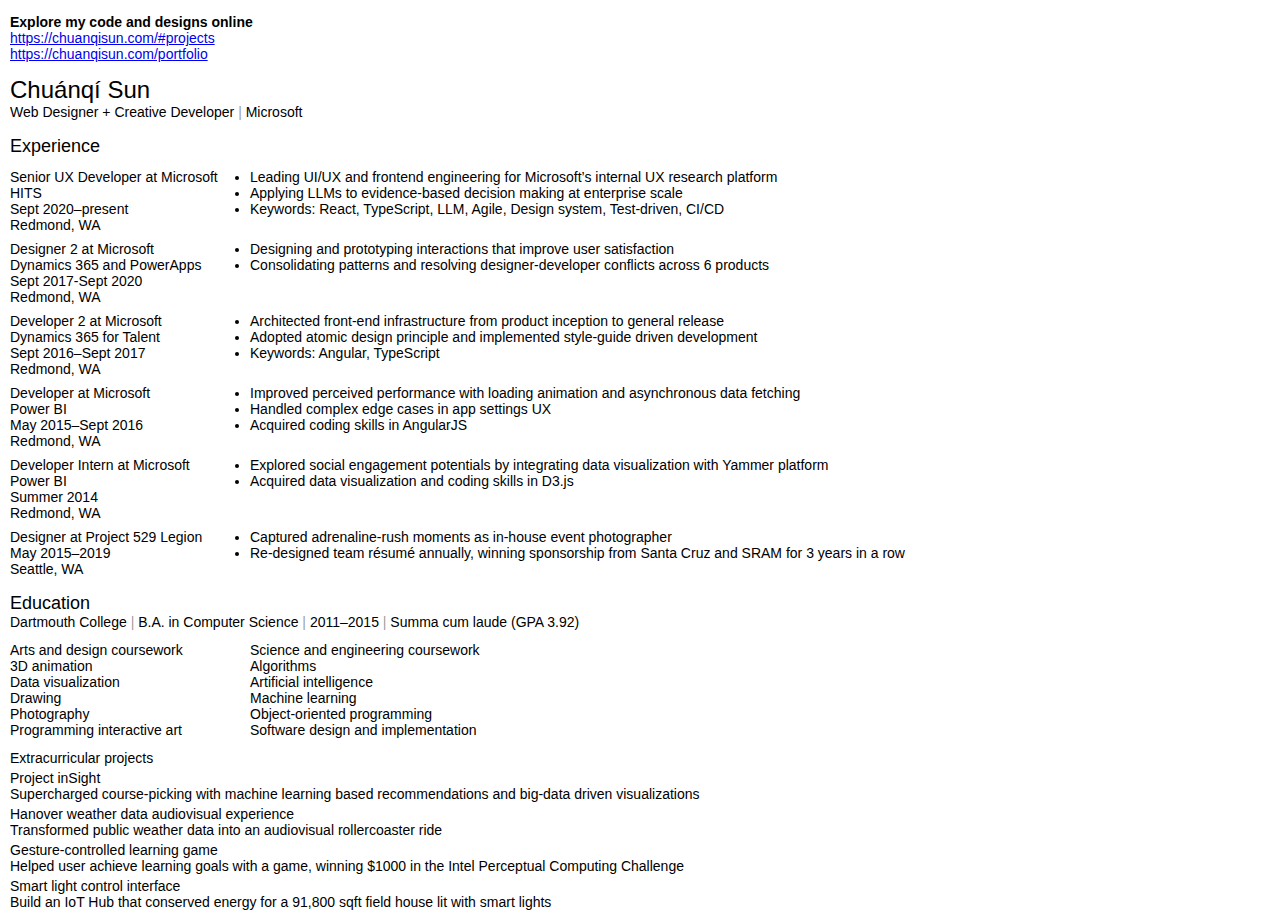
<file: resume/resume.html>
<!DOCTYPE html>

<html lang="en">

<head>
  <meta charset="utf-8" />

  <title>Chuánqí Sun | Résumé</title>
  <meta name="description" content="Chuánqí Sun | Résumé" />
  <meta name="author" content="Chuánqí Sun" />
  <meta name="viewport" content="width=device-width, initial-scale=1" />

  <link rel="stylesheet" href="print.css" />
</head>

<body class="tp-body">
  <p class="msg-box">
    <b>Explore my code and designs online</b><br />
    <a href="https://chuanqisun.com/#projects">https://chuanqisun.com/#projects</a><br />
    <a href="https://chuanqisun.com/portfolio">https://chuanqisun.com/portfolio</a>
  </p>
  <header class="header">
    <span class="tp-hero">Chuánqí Sun</span>
    <div class="header__details">
      <span>Web Designer + Creative Developer</span> <span class="divider">|</span>
      <span>Microsoft</span>
    </div>
  </header>
  <main>
    <section>
      <h1 class="heading-1 tp-section">Experience</h1>
      <ul class="list-reset">
        <li class="experience-split-row">
          <p class="experience-meta experience-split-row__left">
            <span class="tp-list-header experience-meta__item--role">Senior UX Developer at Microsoft</span>
            <span class="tp-list-header-contrast experience-meta__item--product">HITS</span>
            <span class="tp-list-header-contrast experience-meta__item--time"><time>Sept 2020</time>–present</span>
            <span class="tp-list-header-contrast experience-meta__item--location">Redmond, WA</span>
          </p>
          <ul class="experience-sublist">
            <li>Leading UI/UX and frontend engineering for Microsoft’s internal UX research platform</li>
            <li>Applying LLMs to evidence-based decision making at enterprise scale</li>
            <li>Keywords: React, TypeScript, LLM, Agile, Design system, Test-driven, CI/CD</li>
          </ul>
        </li>
        <li class="experience-split-row">
          <p class="experience-meta experience-split-row__left">
            <span class="tp-list-header experience-meta__item--role">Designer 2 at Microsoft</span>
            <span class="tp-list-header-contrast experience-meta__item--product">Dynamics 365 and PowerApps</span>
            <span class="tp-list-header-contrast experience-meta__item--time"><time>Sept 2017</time>-<time>Sept
                2020</time></span>
            <span class="tp-list-header-contrast experience-meta__item--location">Redmond, WA</span>
          </p>
          <ul class="experience-sublist">
            <li>Designing and prototyping interactions that improve user satisfaction</li>
            <li>Consolidating patterns and resolving designer-developer conflicts across 6 products</li>
          </ul>
        </li>
        <li class="experience-split-row">
          <p class="experience-meta experience-split-row__left">
            <span class="tp-list-header experience-meta__item--role">Developer 2 at Microsoft</span>
            <span class="tp-list-header-contrast experience-meta__item--product">Dynamics 365 for Talent</span>
            <span class="tp-list-header-contrast experience-meta__item--time"><time>Sept 2016</time>–<time>Sept
                2017</time></span>
            <span class="tp-list-header-contrast experience-meta__item--location">Redmond, WA</span>
          </p>
          <ul class="experience-sublist">
            <li>Architected front-end infrastructure from product inception to general release</li>
            <li>Adopted atomic design principle and implemented style-guide driven development</li>
            <li>Keywords: Angular, TypeScript</li>
          </ul>
        </li>
        <li class="experience-split-row">
          <p class="experience-meta experience-split-row__left">
            <span class="tp-list-header experience-meta__item--role">Developer at Microsoft</span>
            <span class="tp-list-header-contrast experience-meta__item--product">Power BI</span>
            <span class="tp-list-header-contrast experience-meta__item--time"><time>May 2015</time>–<time>Sept
                2016</time></span>
            <span class="tp-list-header-contrast experience-meta__item--location">Redmond, WA</span>
          </p>
          <ul class="experience-sublist">
            <li>Improved perceived performance with loading animation and asynchronous data fetching</li>
            <li>Handled complex edge cases in app settings UX</li>
            <li>Acquired coding skills in AngularJS</li>
          </ul>
        </li>
        <li class="experience-split-row">
          <p class="experience-meta experience-split-row__left">
            <span class="tp-list-header experience-meta__item--role">Developer Intern at Microsoft</span>
            <span class="tp-list-header-contrast experience-meta__item--product">Power BI</span>
            <span class="tp-list-header-contrast experience-meta__item--time"><time>Summer 2014</time></span>
            <span class="tp-list-header-contrast experience-meta__item--location">Redmond, WA</span>
          </p>
          <ul class="experience-sublist">
            <li>Explored social engagement potentials by integrating data visualization with Yammer platform</li>
            <li>Acquired data visualization and coding skills in D3.js</li>
          </ul>
        </li>
        <li class="experience-split-row">
          <p class="experience-meta experience-split-row__left">
            <span class="tp-list-header experience-meta__item--role">Designer at Project 529 Legion</span>
            <span class="tp-list-header-contrast experience-meta__item--time"><time>May
                2015</time>–<time>2019</time></span>
            <span class="tp-list-header-contrast experience-meta__item--location">Seattle, WA</span>
          </p>
          <ul class="experience-sublist">
            <li>Captured adrenaline-rush moments as in-house event photographer</li>
            <li>Re-designed team résumé annually, winning sponsorship from <span class="tp-nowrap">Santa Cruz</span> and
              SRAM for 3 years in a row</li>
          </ul>
        </li>
      </ul>
    </section>
    <section>
      <h1 class="heading-1 tp-section heading-1__with-sub">
        Education
        <span class="education-summary tp-body">Dartmouth College <span class="divider">|</span> B.A. in Computer
          Science <span class="divider">|</span> <time>2011</time>–<time>2015</time>
          <span class="divider">|</span> Summa cum laude (GPA 3.92)</span>
      </h1>
      <section class="education-section">
        <div class="two-column-layout">
          <div class="two-column-layout__column">
            <span class="tp-list-header education-section-heading">Arts and design coursework</span>
            <ul class="list-reset list-reset--course-list">
              <li>3D animation</li>
              <li>Data visualization</li>
              <li>Drawing</li>
              <li>Photography</li>
              <li>Programming interactive art</li>
            </ul>
          </div>
          <div class="two-column-layout__column">
            <span class="tp-list-header education-section-heading">Science and engineering coursework</span>
            <ul class="list-reset list-reset--course-list">
              <li>Algorithms</li>
              <li>Artificial intelligence</li>
              <li>Machine learning</li>
              <li>Object-oriented programming</li>
              <li>Software design and implementation</li>
            </ul>
          </div>
        </div>
      </section>
      <section class="education-section">
        <h2 class="tp-list-header education-section-heading">Extracurricular projects</h2>
        <ul class="list-reset">
          <li class="project-list__item">
            <div class="tp-list-header-contrast">Project inSight</div>
            Supercharged course-picking with machine learning based recommendations and big-data driven visualizations
          </li>
          <li class="project-list__item">
            <div class="tp-list-header-contrast">Hanover weather data audiovisual experience</div>
            Transformed public weather data into an audiovisual rollercoaster ride
          </li>
          <li class="project-list__item">
            <div class="tp-list-header-contrast">Gesture-controlled learning game</div>
            Helped user achieve learning goals with a game, winning $1000 in the Intel Perceptual Computing Challenge
          </li>
          <li class="project-list__item">
            <div class="tp-list-header-contrast">Smart light control interface</div>
            Build an IoT Hub that conserved energy for a 91,800 sqft field house lit with smart lights
          </li>
        </ul>
      </section>
    </section>
  </main>
</body>

</html>
</file>
<file: style.css>
/**********
 * 00 VAR *
 **********/
:root {
  --yellow: #fabd2f;
  --purple: #d3869b;
  --aqua: #83a598;
  --orange: #fe8019;

  --proportional-font: system-ui, -apple-system, BlinkMacSystemFont, "Segoe UI", "Roboto", "Oxygen", "Ubuntu", "Cantarell", "Fira Sans", "Droid Sans",
    "Helvetica Neue", Arial, sans-serif;
  --monospace-font: "Fira Mono", ui-monospace, Menlo, Monaco, "Cascadia Mono", "Segoe UI Mono", "Roboto Mono", "Oxygen Mono", "Ubuntu Monospace",
    "Source Code Pro", "Droid Sans Mono", "Courier New", monospace;
  --site-gutter: 20px;
  --header-background: black;
  --terminal-background: #282828;
  --terminal-text: #ebdbb2;
  --terminal-text-light: #928374;
  --body-text: #ebdbb2;
  --body-text-light: #bdae93;
  --body-background: #3c3836;
  --entry-padding-inline: 12px;
  --site-header-height: 60px;
  --nav-link-padding-inline: 8px;
}

@media screen and (min-width: 25rem) {
  :root {
    --nav-link-padding-inline: 12px;
    --site-gutter: 24px;
  }
}

@media screen and (min-width: 40rem) {
  :root {
    --site-gutter: 40px;
    --nav-link-padding-inline: 16px;
  }
}

@media screen and (min-width: 60rem) {
  :root {
    --site-gutter: 120px;
  }
}

/************
 * 01 RESET *
 ************/
:root {
  color-scheme: dark;
}

*:where(:not(iframe, canvas, img, svg, video):not(svg *)) {
  all: unset;
  display: revert;
  outline: revert;
}

html {
  -moz-text-size-adjust: none;
  -webkit-text-size-adjust: none;
  text-size-adjust: none;
}

ul,
ol {
  list-style: none;
}

summary {
  list-style: revert;
  user-select: none;
}

*,
*::before,
*::after {
  box-sizing: border-box;
}

*:focus:not(:focus-visible) {
  outline: none;
}

/**************
 * 02 ELEMENT *
 **************/
body {
  font-family: var(--proportional-font);
  font-size: 16px;
  color: var(--body-text);
  background-color: var(--body-background);
  line-height: 1.4;
}

@media screen and (min-width: 25rem) {
  body {
    font-size: 18px;
  }
}

a {
  cursor: pointer;
}

h2 {
  color: var(--h2-color);
  line-height: 1.2;
  font-size: 48px;
  font-weight: bold;
  font-family: var(--monospace-font);
}

@media screen and (min-width: 40rem) {
  h2 {
    font-size: 64px;
  }
}

h3 {
  line-height: 1.2;
  font-size: 24px;
  font-weight: bold;
  font-family: var(--monospace-font);
}

summary {
  cursor: pointer;
  font-family: var(--monospace-font);
}

/****************
 * 03 COMPONENT *
 ****************/

.c-accordion__trigger {
  padding-block: 4px;
}

.c-accordion__trigger:hover {
  font-weight: bold;
  color: var(--accordion-text-hover, inherit);
}

.c-accordion__body {
  padding-block: 4px 16px;
  padding-inline-start: 20px;
  display: grid;
  gap: 8px;
}

.c-copyright {
  display: flex;
  align-items: center;
  gap: 4px;
}

.c-entry {
  display: grid;
  gap: 8px;
  align-content: start;
  padding: var(--entry-padding-inline) 24px;
}

.c-entry--project {
  color: var(--entry-text);
  background-color: var(--entry-background);
  border: 2px solid var(--entry-border);
  border-radius: 16px;
}

.c-entry--work {
  background-color: var(--accent);
}

.c-footer-link {
  font-size: 20px;
}
.c-footer-link:hover {
  color: var(--accent);
  text-decoration: underline;
}

.c-h3--hero {
  font-size: 32px;
}

.c-influence-item {
  display: flex;
  align-items: baseline;
  flex-wrap: wrap;
}
.c-influence-item__link {
  width: 100%;
}
.c-influence-item__details {
  margin-left: 1rem;
}
@media screen and (min-width: 25rem) {
  .c-influence-item__link {
    gap: 16px;
    width: 10rem;
  }
}

.c-inline-link {
  text-decoration: underline;
}
.c-inline-link:hover {
  color: var(--inline-link-text-hover, inherit);
}

.c-inline-list {
  padding-left: 24px;
  list-style: revert;
}

.c-io-section {
  display: grid;
  gap: 16px;
}

.c-io-link {
  display: inline-block;
  font-size: 20px;
  line-height: 1.2;
  padding-block: 4px;
}

.c-io-link--inline {
  font-size: inherit;
  text-decoration: underline;
}

.c-io-link:hover {
  text-decoration: underline;
}

.c-main-section {
  padding-inline: var(--site-gutter);
  padding-block: 64px 128px;
  background-color: var(--main-section-background);
  color: var(--main-section-text);
  min-height: calc(100vh - var(--site-header-height));
}

.c-main-section--work {
  --accent: var(--yellow);
  --main-section-background: var(--accent);
  --main-section-text: black;
  --meta-list-item-text: var(--terminal-background);
  --nav-link-text: var(--accent);
  --tech-list-item-border: var(--terminal-background);
}

.c-main-section--projects {
  --accent: var(--purple);
  --accordion-text-hover: var(--accent);
  --entry-background: var(--body-background);
  --entry-border: var(--body-background);
  --entry-text: var(--terminal-text);
  --h2-color: var(--accent);
  --inline-link-text-hover: var(--accent);
  --main-section-background: var(--terminal-background);
  --nav-link-text: var(--accent);
  --tech-list-item-border: var(--body-text-light);
  --tech-list-item-border-radius: 4px;

  background: linear-gradient(90deg, var(--terminal-background) 15px, transparent 1%) center,
    linear-gradient(var(--terminal-background), 15px, transparent 1%) center, var(--accent);

  background-size: 16px 16px;
  background-position: top; /* prevent shifting when content grows */
}

.c-main-section--io {
  --accent: var(--aqua);
  --main-section-text: black;
  --main-section-background: var(--accent);
  --nav-link-text: var(--accent);
}

.c-main-section--etc {
  --accent: var(--orange);
  --h2-color: var(--accent);
  --nav-link-text: var(--accent);
  --inline-link-text-hover: var(--accent);
}

.c-meta-link:hover {
  color: var(--accent);
  text-decoration: underline;
}

.c-meta-list {
  color: var(--meta-list-item-text, var(--body-text-light));
  display: flex;
  gap: 4px;
  flex-wrap: wrap;
}
.c-meta-list > :not(:first-child)::before {
  content: " · ";
}

.c-nav-list {
  height: 100%;
  display: flex;
  align-items: center;
}

.c-nav-list__item {
  height: 100%;
  display: flex;
}

.c-nav-link {
  font-size: 20px;
  padding-inline: var(--nav-link-padding-inline);
  height: 100%;
  display: flex;
  color: var(--nav-link-text, inherit);
  font-family: var(--monospace-font);
  align-items: center;
}
@media screen and (min-width: 40rem) {
  .c-nav-link {
    font-size: 24px;
  }
}

.c-nav-link:hover {
  background-color: var(--body-background);
}
.c-nav-list__item--work {
  --nav-link-text: var(--yellow);
}
.c-nav-list__item--projects {
  --nav-link-text: var(--purple);
}
.c-nav-list__item--io {
  --nav-link-text: var(--aqua);
}
.c-nav-list__item--etc {
  --nav-link-text: var(--orange);
}

.c-scroll-anchor {
  scroll-margin-block-start: var(--site-header-height);
}

.c-section-art {
  margin-left: 4px;
}

.c-section-grid {
  align-content: start;
  display: grid;
  grid-template-columns: 1fr;
  grid-gap: 32px;
}

.c-section-grid--work {
  gap: 2px;
  background-color: var(--body-background);
  border: 2px solid var(--body-background);
}

.c-section-grid__item--fill {
  grid-column: 1 / -1;
}

@media screen and (min-width: 60rem) {
  .c-section-grid {
    grid-template-columns: 1fr 1fr;
  }
}

@media screen and (min-width: 90rem) {
  .c-section-grid--third {
    grid-template-columns: 1fr 1fr 1fr;
  }
}

.c-site-header {
  position: sticky;
  top: 0;
  height: var(--site-header-height);
}

.c-site-nav {
  height: 100%;
  font-weight: bold;
  background-color: var(--header-background);
  display: flex;
  flex-wrap: wrap;
  padding-inline: calc(var(--site-gutter) - var(--nav-link-padding-inline));
}

.c-tech-list {
  display: flex;
  flex-wrap: wrap;
  gap: 8px;
}
.c-tech-list > * {
  border: 1px solid var(--tech-list-item-border, --body-text-light);
  border-radius: var(--tech-list-item-border-radius, 0);
  padding-inline: 12px;
  padding-block: 2px;
  padding-inline: 8px;
}

.c-terminal {
  padding-inline: var(--site-gutter);
  padding-block: 80px;
  color: var(--terminal-text);
  font-family: var(--monospace-font);
  font-size: 24px;
  font-weight: bold;
  background-color: var(--terminal-background);
  min-height: calc(100vh - var(--site-header-height));

  display: grid;
  align-content: center;
  grid-template-columns: auto 1fr;
  column-gap: 1ch;
}

.c-terminal__link {
  text-decoration: underline;
}
.c-terminal__link:hover {
  color: var(--yellow);
}
.c-terminal__link--ghost {
  color: var(--terminal-text-light);
  text-decoration: none;
}

@media screen and (min-width: 40rem) {
  .c-terminal {
    font-size: 32px;
  }
  .c-terminal__scroll-prompt {
    font-size: 16px;
  }
}

@media screen and (min-width: 60rem) {
  .c-terminal {
    font-size: 48px;
  }
  .c-terminal__scroll-prompt {
    font-size: 24px;
  }
}

@media screen and (min-width: 90rem) {
  .c-terminal {
    font-size: 64px;
  }
  .c-terminal__scroll-prompt {
    font-size: 32px;
  }
}

.c-terminal__prompt {
  color: var(--terminal-text-light);
}

.c-title-link {
  color: var(--accent);
}

.c-title-link:hover {
  text-decoration: underline;
}

/************
 * 04 UTILS *
 ************/
</file>
<file: style-print.css>
@media print {
  .u-no-print {
    display: none;
  }

  .u-print-only {
    display: unset;
  }

  body {
    -webkit-print-color-adjust: exact !important;
    print-color-adjust: exact !important;
  }

  h2 {
    font-size: 24px !important;
  }

  h3,
  .c-h3--hero {
    font-size: 18px !important;
  }

  .c-main-section {
    page-break-after: always;
  }

  .c-entry,
  .c-io-section {
    page-break-inside: avoid;
  }

  .c-section-grid {
    border: none;
    gap: 24px;
  }

  .c-entry--work,
  .c-entry--project {
    border: 1px solid #aaa;
    border-radius: 0;
  }

  * {
    color: black !important;
    background: none !important;
  }

  .c-accordion__body {
    padding: 8px 16px 8px 8px;
    text-align: justify;
    text-align-last: left;
    background-color: #eee !important;
  }

  summary {
    display: none;
  }

  a {
    text-decoration: none !important;
    word-break: break-all;
    word-wrap: break-word;
  }

  a::after {
    content: " (" attr(href) ")";
    font-weight: normal;
    font-size: 12px;
  }

  .c-terminal a::after {
    display: none;
  }

  a:where(.c-title-link, .c-io-link)::after {
    display: block;
  }

  .c-tech-list {
    gap: 4px 6px;
  }
  .c-tech-list li {
    border: none;
    border-radius: 0px;
    background: white !important;
    padding: 2px 4px;
  }

  .c-print-note {
    background-color: #eee !important;
    padding: 16px;
    position: relative;
    top: 24px;

    a {
      text-decoration: underline !important;
    }

    a::after {
      display: none;
    }
  }
}
</file>
<file: resume/print.css>
/* type ramp */
.tp-hero {
  font-size: 24px;
  font-weight: 400;
}

.tp-body {
  font-size: 14px;
  font-weight: 400;
}

.tp-section {
  font-size: 18px;
  font-weight: 500;
}

.tp-list-header {
  font-size: 14px;
  font-weight: 500;
}

.tp-list-header-contrast {
  font-size: 14px;
  font-weight: 300;
}

.tp-nowrap {
  white-space: nowrap;
}

/* System Fonts as used by Medium and WordPress */
body {
  font-family: -apple-system,BlinkMacSystemFont,"Segoe UI",Roboto,Oxygen-Sans,Ubuntu,Cantarell,"Helvetica Neue",sans-serif;
  padding: 0;
  margin: 10px;
}

.divider {
  opacity: 0.4;
}

.education-section {
  margin-bottom: 12px;
}

.education-section-heading {
  margin: 0 0 4px 0;
}

.education-summary {
  margin: 0;
}

.experience-meta {
  display: flex;
  flex-direction: column;
  margin: 0;
}

.experience-split-row {
  display: flex;
  margin-bottom: 8px;

}

.experience-split-row__left {
  width: 240px;
  flex: 0 0 auto;
}

.experience-sublist {
  list-style-type: disc;
  margin: 0;
  padding: 0;
}

.heading-1 {
  margin: 16px 0 12px 0;
}

.heading-1__with-sub {
  display: flex;
  flex-direction: column;
}

.project-list__item {
  margin: 4px 0 4px 0;
}

.list-reset {
  padding: 0;
  margin: 0;
  list-style: none;
}

.two-column-layout {
  display: flex;
}

.two-column-layout__column {
  width: 240px;
}
</file>
